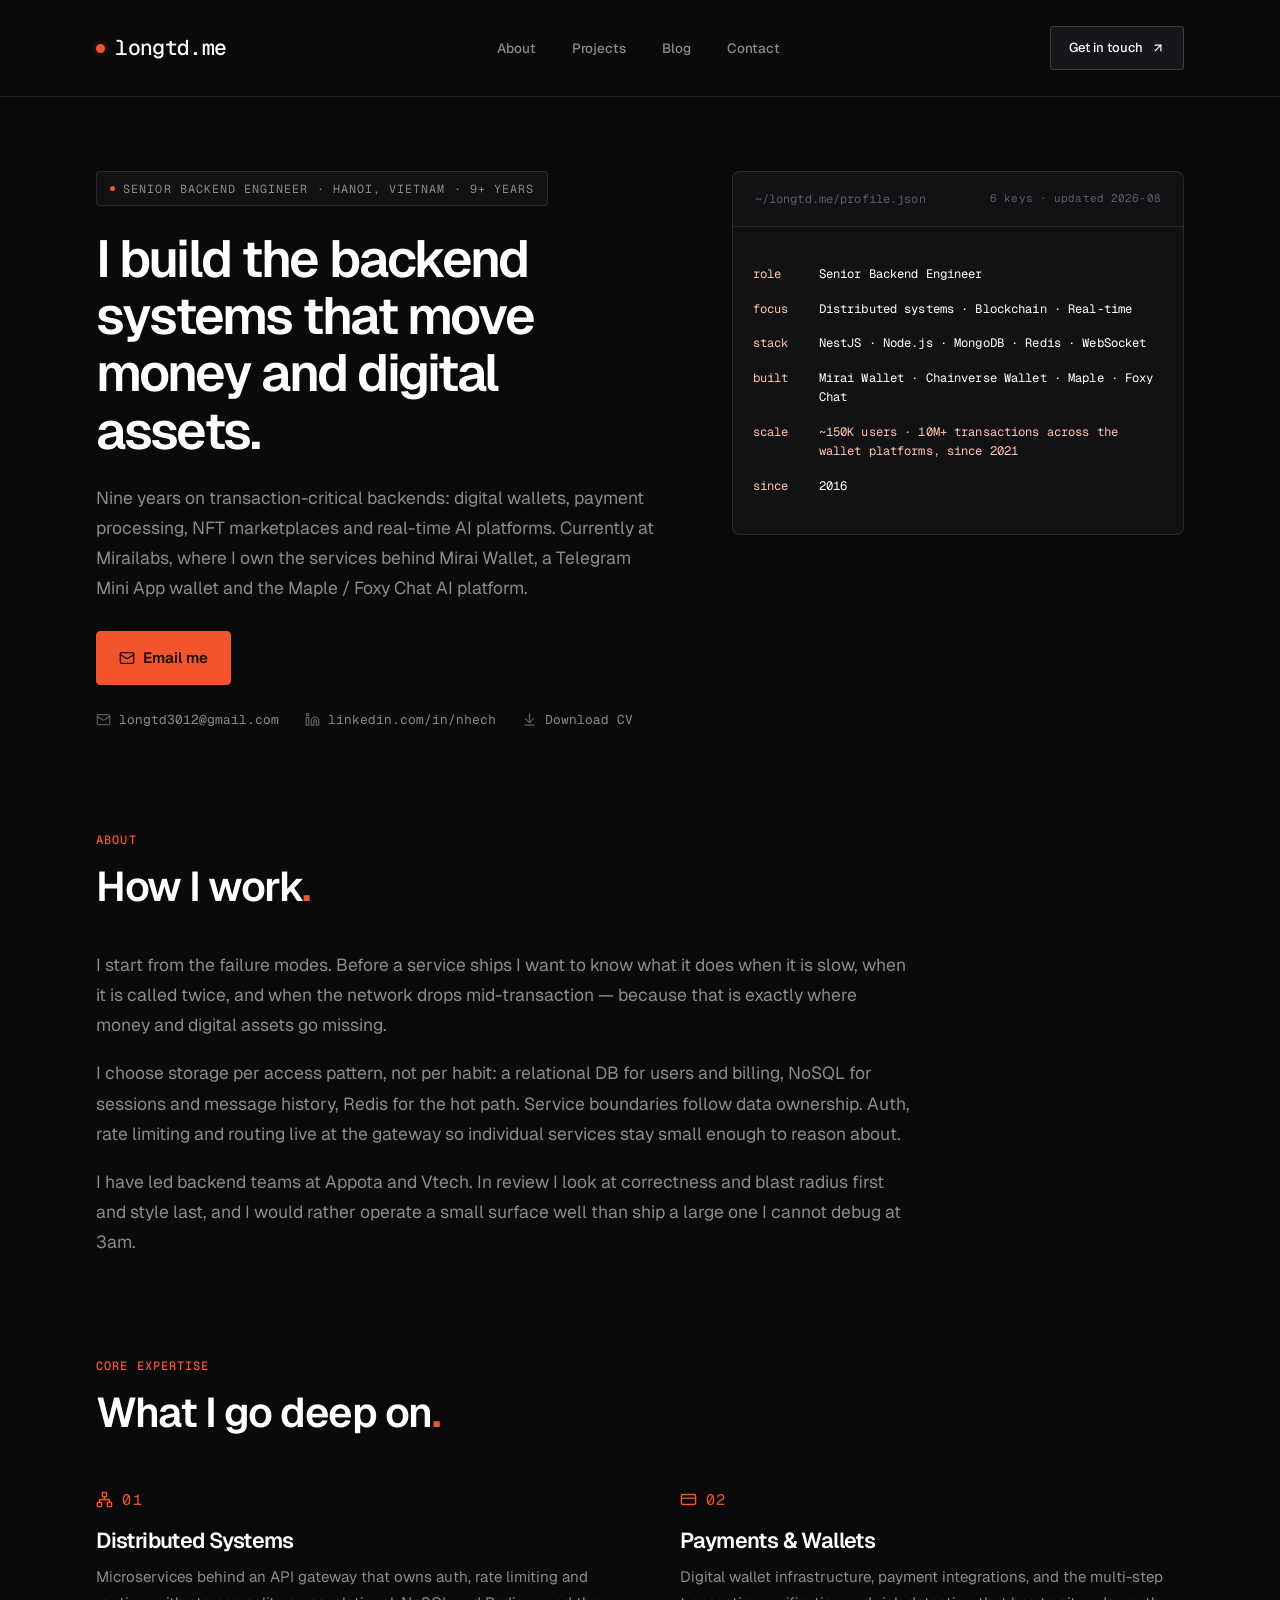
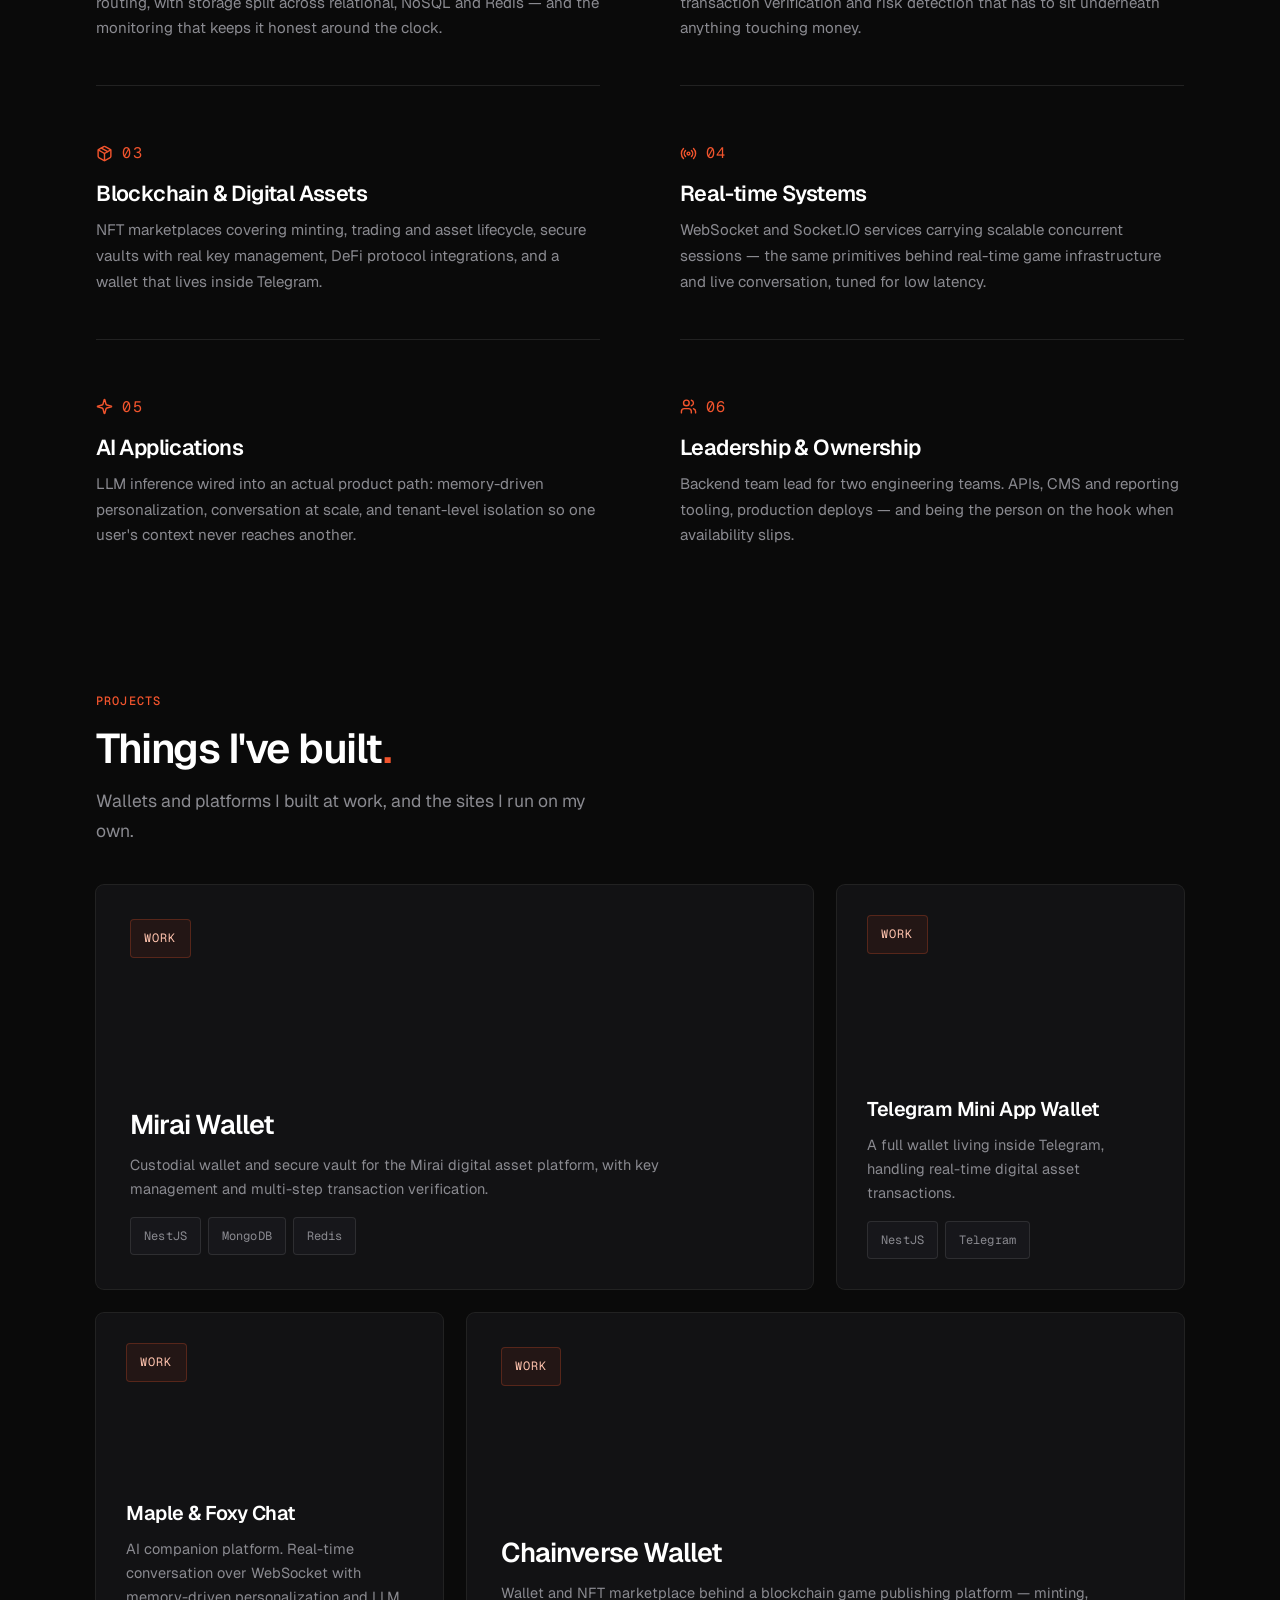
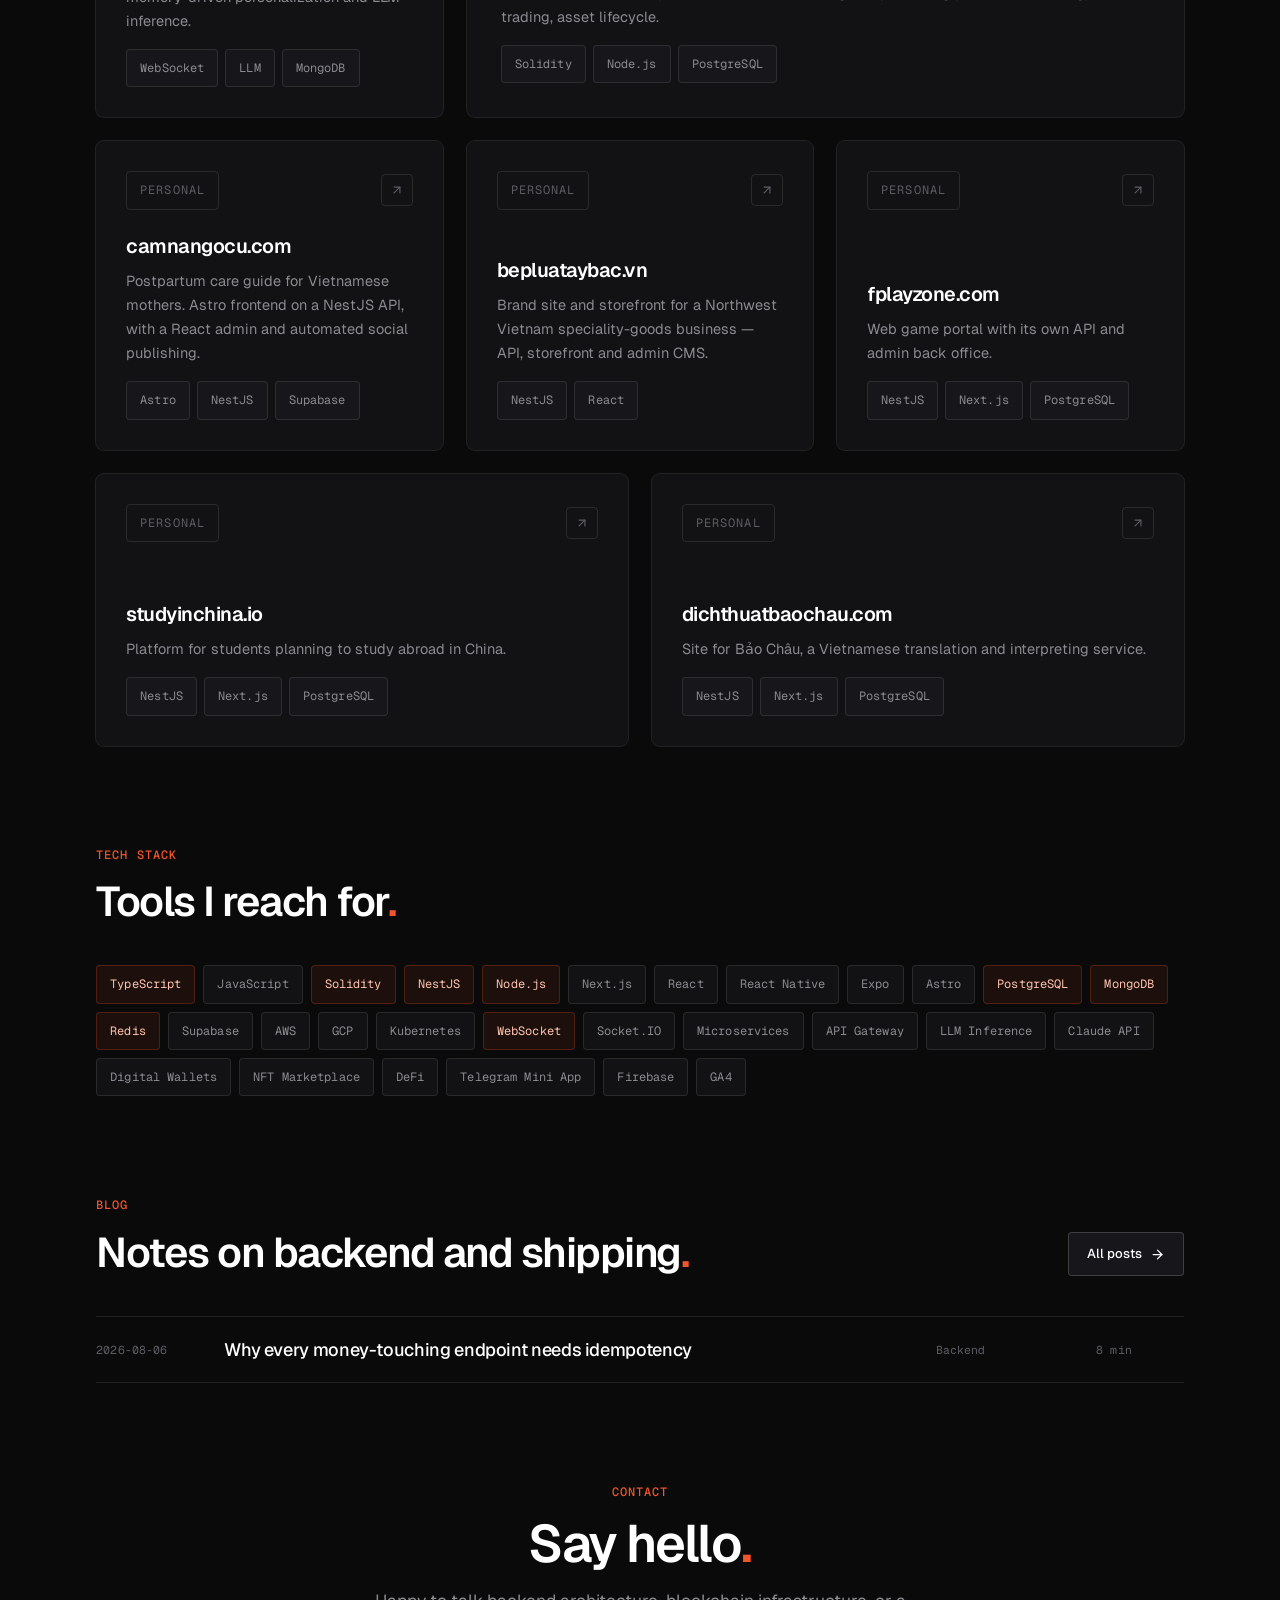
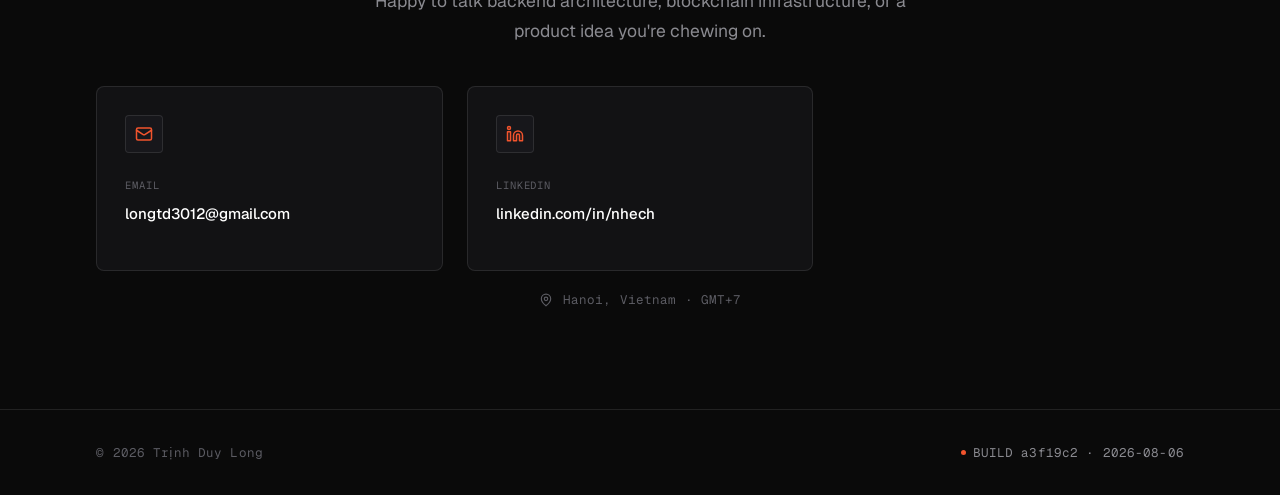
<file: index.html>
<!doctype html>
<html lang="en">
<head>
<meta charset="utf-8">
<meta name="viewport" content="width=device-width, initial-scale=1">
<title>Trịnh Duy Long — Backend Engineer</title>
<meta name="description" content="Backend engineer in Hanoi. Nine years building digital wallets, payment systems, NFT marketplaces and real-time AI platforms.">
<link rel="canonical" href="https://longtd.me/">
<meta property="og:type" content="profile">
<meta property="og:url" content="https://longtd.me/">
<meta property="og:title" content="Trịnh Duy Long — Backend Engineer">
<meta property="og:site_name" content="longtd.me">
<meta property="og:description" content="Backend engineer in Hanoi. Nine years building digital wallets, payment systems, NFT marketplaces and real-time AI platforms.">
<meta name="twitter:card" content="summary_large_image">
<meta name="theme-color" content="#0a0a0a">
<link rel="preconnect" href="https://fonts.googleapis.com">
<link rel="preconnect" href="https://fonts.gstatic.com" crossorigin>
<link href="https://fonts.googleapis.com/css2?family=Geist:wght@400;500;600&family=Geist+Mono:wght@400;500;600&display=swap" rel="stylesheet">
<link rel="stylesheet" href="/styles.css">
<script type="application/ld+json">
{"@context":"https://schema.org","@type":"Person","name":"Trịnh Duy Long","jobTitle":"Senior Backend Engineer","email":"mailto:longtd3012@gmail.com","url":"https://longtd.me","address":{"@type":"PostalAddress","addressLocality":"Hanoi","addressCountry":"VN"},"sameAs":["https://linkedin.com/in/nhech"],"knowsAbout":["Distributed Systems","Payments","Digital Wallets","Blockchain","Real-time Systems","AI Applications"]}
</script>
</head>
<body>

<svg width="0" height="0" style="position:absolute" aria-hidden="true"><defs>
<g id="i-mail" fill="none" stroke="currentColor" stroke-width="2" stroke-linecap="round" stroke-linejoin="round"><rect width="20" height="16" x="2" y="4" rx="2"/><path d="m22 7-8.97 5.7a1.94 1.94 0 0 1-2.06 0L2 7"/></g>
<g id="i-linkedin" fill="none" stroke="currentColor" stroke-width="2" stroke-linecap="round" stroke-linejoin="round"><path d="M16 8a6 6 0 0 1 6 6v7h-4v-7a2 2 0 0 0-4 0v7h-4v-7a6 6 0 0 1 6-6z"/><rect width="4" height="12" x="2" y="9"/><circle cx="4" cy="4" r="2"/></g>
<g id="i-download" fill="none" stroke="currentColor" stroke-width="2" stroke-linecap="round" stroke-linejoin="round"><path d="M12 17V3"/><path d="m6 11 6 6 6-6"/><path d="M19 21H5"/></g>
<g id="i-ur" fill="none" stroke="currentColor" stroke-width="2" stroke-linecap="round" stroke-linejoin="round"><path d="M7 7h10v10"/><path d="M7 17 17 7"/></g>
<g id="i-right" fill="none" stroke="currentColor" stroke-width="2" stroke-linecap="round" stroke-linejoin="round"><path d="M5 12h14"/><path d="m12 5 7 7-7 7"/></g>
<g id="i-menu" fill="none" stroke="currentColor" stroke-width="2" stroke-linecap="round" stroke-linejoin="round"><path d="M4 6h16"/><path d="M4 12h16"/><path d="M4 18h16"/></g>
<g id="i-network" fill="none" stroke="currentColor" stroke-width="2" stroke-linecap="round" stroke-linejoin="round"><rect x="16" y="16" width="6" height="6" rx="1"/><rect x="2" y="16" width="6" height="6" rx="1"/><rect x="9" y="2" width="6" height="6" rx="1"/><path d="M5 16v-3a1 1 0 0 1 1-1h12a1 1 0 0 1 1 1v3"/><path d="M12 12V8"/></g>
<g id="i-card" fill="none" stroke="currentColor" stroke-width="2" stroke-linecap="round" stroke-linejoin="round"><rect width="20" height="14" x="2" y="5" rx="2"/><path d="M2 10h20"/></g>
<g id="i-package" fill="none" stroke="currentColor" stroke-width="2" stroke-linecap="round" stroke-linejoin="round"><path d="m7.5 4.27 9 5.15"/><path d="M21 8a2 2 0 0 0-1-1.73l-7-4a2 2 0 0 0-2 0l-7 4A2 2 0 0 0 3 8v8a2 2 0 0 0 1 1.73l7 4a2 2 0 0 0 2 0l7-4A2 2 0 0 0 21 16Z"/><path d="m3.3 7 8.7 5 8.7-5"/><path d="M12 22V12"/></g>
<g id="i-radio" fill="none" stroke="currentColor" stroke-width="2" stroke-linecap="round" stroke-linejoin="round"><path d="M4.9 19.1C1 15.2 1 8.8 4.9 4.9"/><path d="M7.8 16.2c-2.3-2.3-2.3-6.1 0-8.5"/><circle cx="12" cy="12" r="2"/><path d="M16.2 7.8c2.3 2.3 2.3 6.1 0 8.5"/><path d="M19.1 4.9C23 8.8 23 15.1 19.1 19"/></g>
<g id="i-sparkles" fill="none" stroke="currentColor" stroke-width="2" stroke-linecap="round" stroke-linejoin="round"><path d="M9.94 15.5A2 2 0 0 0 8.5 14.06l-6.14-1.58a.5.5 0 0 1 0-.96L8.5 9.94A2 2 0 0 0 9.94 8.5l1.58-6.14a.5.5 0 0 1 .96 0L14.06 8.5A2 2 0 0 0 15.5 9.94l6.14 1.58a.5.5 0 0 1 0 .96L15.5 14.06a2 2 0 0 0-1.44 1.44l-1.58 6.14a.5.5 0 0 1-.96 0Z"/></g>
<g id="i-users" fill="none" stroke="currentColor" stroke-width="2" stroke-linecap="round" stroke-linejoin="round"><path d="M16 21v-2a4 4 0 0 0-4-4H6a4 4 0 0 0-4 4v2"/><circle cx="9" cy="7" r="4"/><path d="M22 21v-2a4 4 0 0 0-3-3.87"/><path d="M16 3.13a4 4 0 0 1 0 7.75"/></g>
<g id="i-pin" fill="none" stroke="currentColor" stroke-width="2" stroke-linecap="round" stroke-linejoin="round"><path d="M20 10c0 6-8 12-8 12s-8-6-8-12a8 8 0 0 1 16 0"/><circle cx="12" cy="10" r="3"/></g>
</defs></svg>

<header class="site-header">
  <div class="container">
    <nav class="nav" aria-label="Primary">
      <a class="brand" href="/">longtd.me</a>
      <div class="nav__links">
        <a href="#about">About</a>
        <a href="#projects">Projects</a>
        <a href="/blog.html">Blog</a>
        <a href="#contact">Contact</a>
      </div>
      <a class="btn--sm nav__cta" href="mailto:longtd3012@gmail.com">Get in touch <svg width="14" height="14" viewBox="0 0 24 24"><use href="#i-ur"/></svg></a>
      <button class="nav__toggle" type="button" aria-expanded="false" aria-controls="menu">
        <span class="visually-hidden">Menu</span>
        <svg width="17" height="17" viewBox="0 0 24 24" aria-hidden="true"><use href="#i-menu"/></svg>
      </button>
    </nav>
    <div class="nav__sheet" id="menu">
      <a href="#about">About</a><a href="#projects">Projects</a><a href="/blog.html">Blog</a><a href="#contact">Contact</a>
    </div>
  </div>
</header>

<main>

<section class="hero">
  <div class="container">
    <div class="hero__grid">
    <div class="hero__inner">
      <p class="badge">SENIOR BACKEND ENGINEER · HANOI, VIETNAM · 9+ YEARS</p>
      <h1 class="hero__title">I build the backend systems that move money and digital assets.</h1>
      <p class="hero__bio">Nine years on transaction-critical backends: digital wallets, payment processing, NFT marketplaces and real-time AI platforms. Currently at Mirailabs, where I own the services behind Mirai Wallet, a Telegram Mini App wallet and the Maple / Foxy Chat AI platform.</p>
      <div class="hero__ctas">
        <a class="btn btn--primary" href="mailto:longtd3012@gmail.com"><svg width="16" height="16" viewBox="0 0 24 24"><use href="#i-mail"/></svg> Email me</a>
      </div>
      <div class="hero__links">
        <a href="mailto:longtd3012@gmail.com"><svg width="15" height="15" viewBox="0 0 24 24"><use href="#i-mail"/></svg> longtd3012@gmail.com</a>
        <a href="https://linkedin.com/in/nhech" target="_blank" rel="noopener"><svg width="15" height="15" viewBox="0 0 24 24"><use href="#i-linkedin"/></svg> linkedin.com/in/nhech</a>
        <a href="/cv.pdf"><svg width="15" height="15" viewBox="0 0 24 24"><use href="#i-download"/></svg> Download CV</a>
      </div>
    </div>

    <div class="terminal">
      <div class="terminal__chrome"><a class="terminal__file" href="/profile.json">~/longtd.me/profile.json</a><span class="terminal__meta">6 keys · updated 2026-08</span></div>
      <dl class="terminal__body">
        <div class="kv"><dt>role</dt><dd>Senior Backend Engineer</dd></div>
        <div class="kv"><dt>focus</dt><dd>Distributed systems · Blockchain · Real-time</dd></div>
        <div class="kv"><dt>stack</dt><dd>NestJS · Node.js · MongoDB · Redis · WebSocket</dd></div>
        <div class="kv"><dt>built</dt><dd>Mirai Wallet · Chainverse Wallet · Maple · Foxy Chat</dd></div>
        <div class="kv kv--scale"><dt>scale</dt><dd>~150K users · 10M+ transactions across the wallet platforms, since 2021</dd></div>
        <div class="kv"><dt>since</dt><dd>2016</dd></div>
      </dl>
    </div>
    </div>
  </div>
</section>

<section class="section" id="about">
  <div class="container">
    <div class="section__head">
      <p class="section__eyebrow">ABOUT</p>
      <h2 class="section__title">How I work<span class="tp">.</span></h2>
    </div>
    <div class="prose">
      <p>I start from the failure modes. Before a service ships I want to know what it does when it is slow, when it is called twice, and when the network drops mid-transaction — because that is exactly where money and digital assets go missing.</p>
      <p>I choose storage per access pattern, not per habit: a relational DB for users and billing, NoSQL for sessions and message history, Redis for the hot path. Service boundaries follow data ownership. Auth, rate limiting and routing live at the gateway so individual services stay small enough to reason about.</p>
      <p>I have led backend teams at Appota and Vtech. In review I look at correctness and blast radius first and style last, and I would rather operate a small surface well than ship a large one I cannot debug at 3am.</p>
    </div>
  </div>
</section>

<section class="section" id="expertise">
  <div class="container">
    <div class="section__head">
      <p class="section__eyebrow">CORE EXPERTISE</p>
      <h2 class="section__title">What I go deep on<span class="tp">.</span></h2>
    </div>
    <div class="expertise">
      <article class="expertise__item">
        <p class="marker"><svg width="17" height="17" viewBox="0 0 24 24"><use href="#i-network"/></svg> 01</p>
        <h3>Distributed Systems</h3>
        <p>Microservices behind an API gateway that owns auth, rate limiting and routing, with storage split across relational, NoSQL and Redis — and the monitoring that keeps it honest around the clock.</p>
      </article>
      <article class="expertise__item">
        <p class="marker"><svg width="17" height="17" viewBox="0 0 24 24"><use href="#i-card"/></svg> 02</p>
        <h3>Payments &amp; Wallets</h3>
        <p>Digital wallet infrastructure, payment integrations, and the multi-step transaction verification and risk detection that has to sit underneath anything touching money.</p>
      </article>
      <article class="expertise__item">
        <p class="marker"><svg width="17" height="17" viewBox="0 0 24 24"><use href="#i-package"/></svg> 03</p>
        <h3>Blockchain &amp; Digital Assets</h3>
        <p>NFT marketplaces covering minting, trading and asset lifecycle, secure vaults with real key management, DeFi protocol integrations, and a wallet that lives inside Telegram.</p>
      </article>
      <article class="expertise__item">
        <p class="marker"><svg width="17" height="17" viewBox="0 0 24 24"><use href="#i-radio"/></svg> 04</p>
        <h3>Real-time Systems</h3>
        <p>WebSocket and Socket.IO services carrying scalable concurrent sessions — the same primitives behind real-time game infrastructure and live conversation, tuned for low latency.</p>
      </article>
      <article class="expertise__item">
        <p class="marker"><svg width="17" height="17" viewBox="0 0 24 24"><use href="#i-sparkles"/></svg> 05</p>
        <h3>AI Applications</h3>
        <p>LLM inference wired into an actual product path: memory-driven personalization, conversation at scale, and tenant-level isolation so one user's context never reaches another.</p>
      </article>
      <article class="expertise__item">
        <p class="marker"><svg width="17" height="17" viewBox="0 0 24 24"><use href="#i-users"/></svg> 06</p>
        <h3>Leadership &amp; Ownership</h3>
        <p>Backend team lead for two engineering teams. APIs, CMS and reporting tooling, production deploys — and being the person on the hook when availability slips.</p>
      </article>
    </div>
  </div>
</section>

<section class="section" id="projects">
  <div class="container">
    <div class="section__head">
      <p class="section__eyebrow">PROJECTS</p>
      <h2 class="section__title">Things I've built<span class="tp">.</span></h2>
      <p class="section__sub">Wallets and platforms I built at work, and the sites I run on my own.</p>
    </div>
    <div class="bento">

      <article class="card card--lg card--tall">
        <div class="card__top"><span class="chip chip--work">WORK</span></div>
        <div class="card__body">
          <h3>Mirai Wallet</h3>
          <p>Custodial wallet and secure vault for the Mirai digital asset platform, with key management and multi-step transaction verification.</p>
          <div class="card__tech"><span class="chip chip--nested">NestJS</span><span class="chip chip--nested">MongoDB</span><span class="chip chip--nested">Redis</span></div>
        </div>
      </article>

      <article class="card card--tall">
        <div class="card__top"><span class="chip chip--work">WORK</span></div>
        <div class="card__body">
          <h3>Telegram Mini App Wallet</h3>
          <p>A full wallet living inside Telegram, handling real-time digital asset transactions.</p>
          <div class="card__tech"><span class="chip chip--nested">NestJS</span><span class="chip chip--nested">Telegram</span></div>
        </div>
      </article>

      <article class="card card--tall">
        <div class="card__top"><span class="chip chip--work">WORK</span></div>
        <div class="card__body">
          <h3>Maple &amp; Foxy Chat</h3>
          <p>AI companion platform. Real-time conversation over WebSocket with memory-driven personalization and LLM inference.</p>
          <div class="card__tech"><span class="chip chip--nested">WebSocket</span><span class="chip chip--nested">LLM</span><span class="chip chip--nested">MongoDB</span></div>
        </div>
      </article>

      <article class="card card--lg card--tall">
        <div class="card__top"><span class="chip chip--work">WORK</span></div>
        <div class="card__body">
          <h3>Chainverse Wallet</h3>
          <p>Wallet and NFT marketplace behind a blockchain game publishing platform — minting, trading, asset lifecycle.</p>
          <div class="card__tech"><span class="chip chip--nested">Solidity</span><span class="chip chip--nested">Node.js</span><span class="chip chip--nested">PostgreSQL</span></div>
        </div>
      </article>

      <a class="card" href="https://camnangocu.com" target="_blank" rel="noopener">
        <div class="card__top"><span class="chip chip--ghost">PERSONAL</span><span class="icon-btn"><svg width="14" height="14" viewBox="0 0 24 24"><use href="#i-ur"/></svg></span></div>
        <div class="card__body">
          <h3>camnangocu.com</h3>
          <p>Postpartum care guide for Vietnamese mothers. Astro frontend on a NestJS API, with a React admin and automated social publishing.</p>
          <div class="card__tech"><span class="chip chip--nested">Astro</span><span class="chip chip--nested">NestJS</span><span class="chip chip--nested">Supabase</span></div>
        </div>
      </a>

      <a class="card" href="https://bepluataybac.vn" target="_blank" rel="noopener">
        <div class="card__top"><span class="chip chip--ghost">PERSONAL</span><span class="icon-btn"><svg width="14" height="14" viewBox="0 0 24 24"><use href="#i-ur"/></svg></span></div>
        <div class="card__body">
          <h3>bepluataybac.vn</h3>
          <p>Brand site and storefront for a Northwest Vietnam speciality-goods business — API, storefront and admin CMS.</p>
          <div class="card__tech"><span class="chip chip--nested">NestJS</span><span class="chip chip--nested">React</span></div>
        </div>
      </a>

      <a class="card" href="https://fplayzone.com" target="_blank" rel="noopener">
        <div class="card__top"><span class="chip chip--ghost">PERSONAL</span><span class="icon-btn"><svg width="14" height="14" viewBox="0 0 24 24"><use href="#i-ur"/></svg></span></div>
        <div class="card__body">
          <h3>fplayzone.com</h3>
          <p>Web game portal with its own API and admin back office.</p>
          <div class="card__tech"><span class="chip chip--nested">NestJS</span><span class="chip chip--nested">Next.js</span><span class="chip chip--nested">PostgreSQL</span></div>
        </div>
      </a>

      <a class="card card--half" href="https://studyinchina.io" target="_blank" rel="noopener">
        <div class="card__top"><span class="chip chip--ghost">PERSONAL</span><span class="icon-btn"><svg width="14" height="14" viewBox="0 0 24 24"><use href="#i-ur"/></svg></span></div>
        <div class="card__body">
          <h3>studyinchina.io</h3>
          <p>Platform for students planning to study abroad in China.</p>
          <div class="card__tech"><span class="chip chip--nested">NestJS</span><span class="chip chip--nested">Next.js</span><span class="chip chip--nested">PostgreSQL</span></div>
        </div>
      </a>

      <a class="card card--half" href="https://dichthuatbaochau.com" target="_blank" rel="noopener">
        <div class="card__top"><span class="chip chip--ghost">PERSONAL</span><span class="icon-btn"><svg width="14" height="14" viewBox="0 0 24 24"><use href="#i-ur"/></svg></span></div>
        <div class="card__body">
          <h3>dichthuatbaochau.com</h3>
          <p>Site for Bảo Châu, a Vietnamese translation and interpreting service.</p>
          <div class="card__tech"><span class="chip chip--nested">NestJS</span><span class="chip chip--nested">Next.js</span><span class="chip chip--nested">PostgreSQL</span></div>
        </div>
      </a>

    </div>
  </div>
</section>

<section class="section" id="stack">
  <div class="container">
    <div class="section__head">
      <p class="section__eyebrow">TECH STACK</p>
      <h2 class="section__title">Tools I reach for<span class="tp">.</span></h2>
    </div>
    <ul class="cloud">
      <li class="chip chip--core">TypeScript</li><li class="chip">JavaScript</li><li class="chip chip--core">Solidity</li><li class="chip chip--core">NestJS</li><li class="chip chip--core">Node.js</li><li class="chip">Next.js</li><li class="chip">React</li><li class="chip">React Native</li><li class="chip">Expo</li><li class="chip">Astro</li><li class="chip chip--core">PostgreSQL</li><li class="chip chip--core">MongoDB</li><li class="chip chip--core">Redis</li><li class="chip">Supabase</li><li class="chip">AWS</li><li class="chip">GCP</li><li class="chip">Kubernetes</li><li class="chip chip--core">WebSocket</li><li class="chip">Socket.IO</li><li class="chip">Microservices</li><li class="chip">API Gateway</li><li class="chip">LLM Inference</li><li class="chip">Claude API</li><li class="chip">Digital Wallets</li><li class="chip">NFT Marketplace</li><li class="chip">DeFi</li><li class="chip">Telegram Mini App</li><li class="chip">Firebase</li><li class="chip">GA4</li>
    </ul>
  </div>
</section>

<section class="section" id="blog">
  <div class="container">
    <div class="section__head section__head--row">
      <div>
        <p class="section__eyebrow">BLOG</p>
        <h2 class="section__title">Notes on backend and shipping<span class="tp">.</span></h2>
      </div>
      <a class="btn--sm" href="/blog.html">All posts <svg width="15" height="15" viewBox="0 0 24 24"><use href="#i-right"/></svg></a>
    </div>
    <div class="ledger">
      <a class="ledger__row" href="/blog/idempotency.html">
        <time datetime="2026-08-06">2026-08-06</time>
        <span class="ledger__title">Why every money-touching endpoint needs idempotency</span>
        <span class="ledger__tag">Backend</span>
        <span class="ledger__read">8 min</span>
        <svg class="ledger__arrow" width="14" height="14" viewBox="0 0 24 24"><use href="#i-right"/></svg>
      </a>
    </div>
  </div>
</section>

<section class="section contact" id="contact">
  <div class="container">
    <div class="section__head">
      <p class="section__eyebrow">CONTACT</p>
      <h2 class="section__title">Say hello<span class="tp">.</span></h2>
      <p class="section__sub">Happy to talk backend architecture, blockchain infrastructure, or a product idea you're chewing on.</p>
    </div>
    <div class="contact-grid">
      <a class="contact-card" href="mailto:longtd3012@gmail.com">
        <span class="ico"><svg width="18" height="18" viewBox="0 0 24 24"><use href="#i-mail"/></svg></span>
        <dl><dt>EMAIL</dt><dd>longtd3012@gmail.com</dd></dl>
      </a>
      <a class="contact-card" href="https://linkedin.com/in/nhech" target="_blank" rel="noopener">
        <span class="ico"><svg width="18" height="18" viewBox="0 0 24 24"><use href="#i-linkedin"/></svg></span>
        <dl><dt>LINKEDIN</dt><dd>linkedin.com/in/nhech</dd></dl>
      </a>
    </div>
    <p class="location"><svg width="14" height="14" viewBox="0 0 24 24"><use href="#i-pin"/></svg> Hanoi, Vietnam · GMT+7</p>
  </div>
</section>

</main>

<footer class="site-footer">
  <div class="container"><span>© 2026 Trịnh Duy Long</span><b>BUILD a3f19c2 · 2026-08-06</b></div>
</footer>

<script src="/script.js" defer></script>
</body>
</html>
</file>
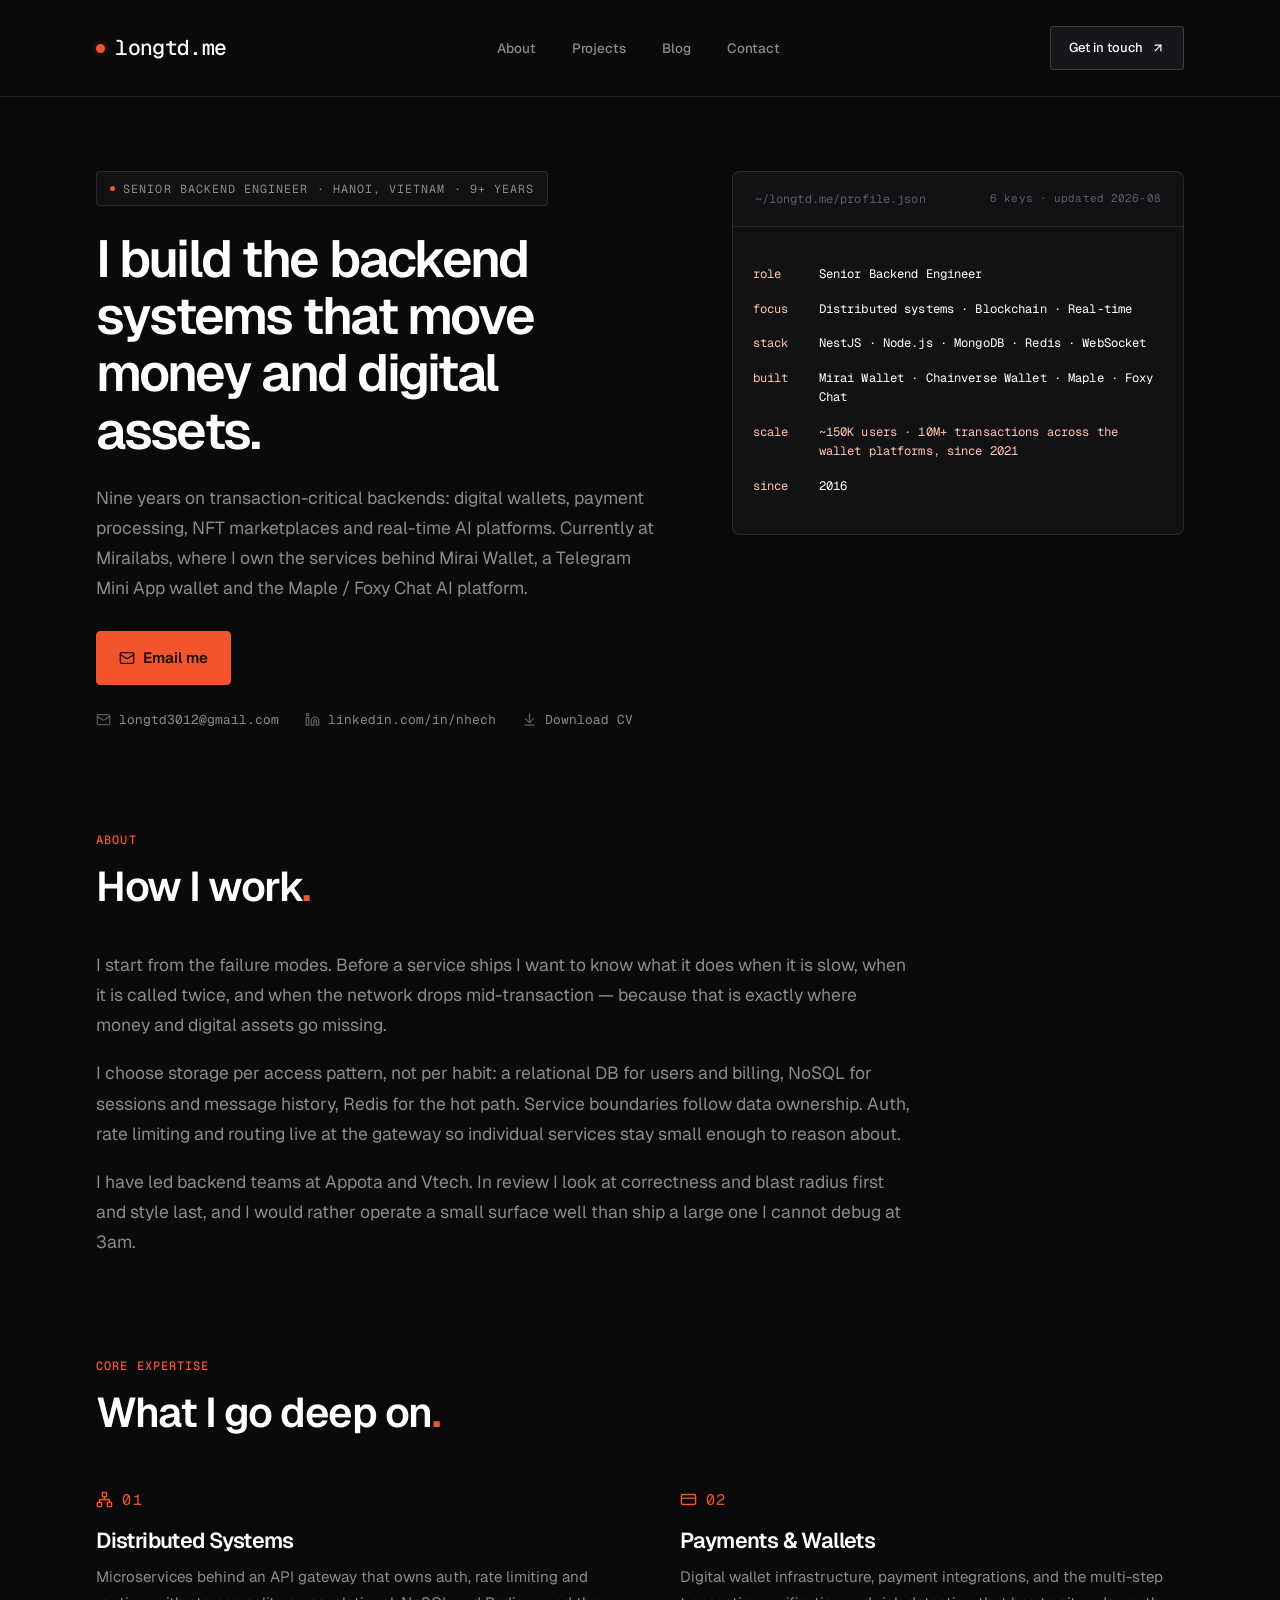
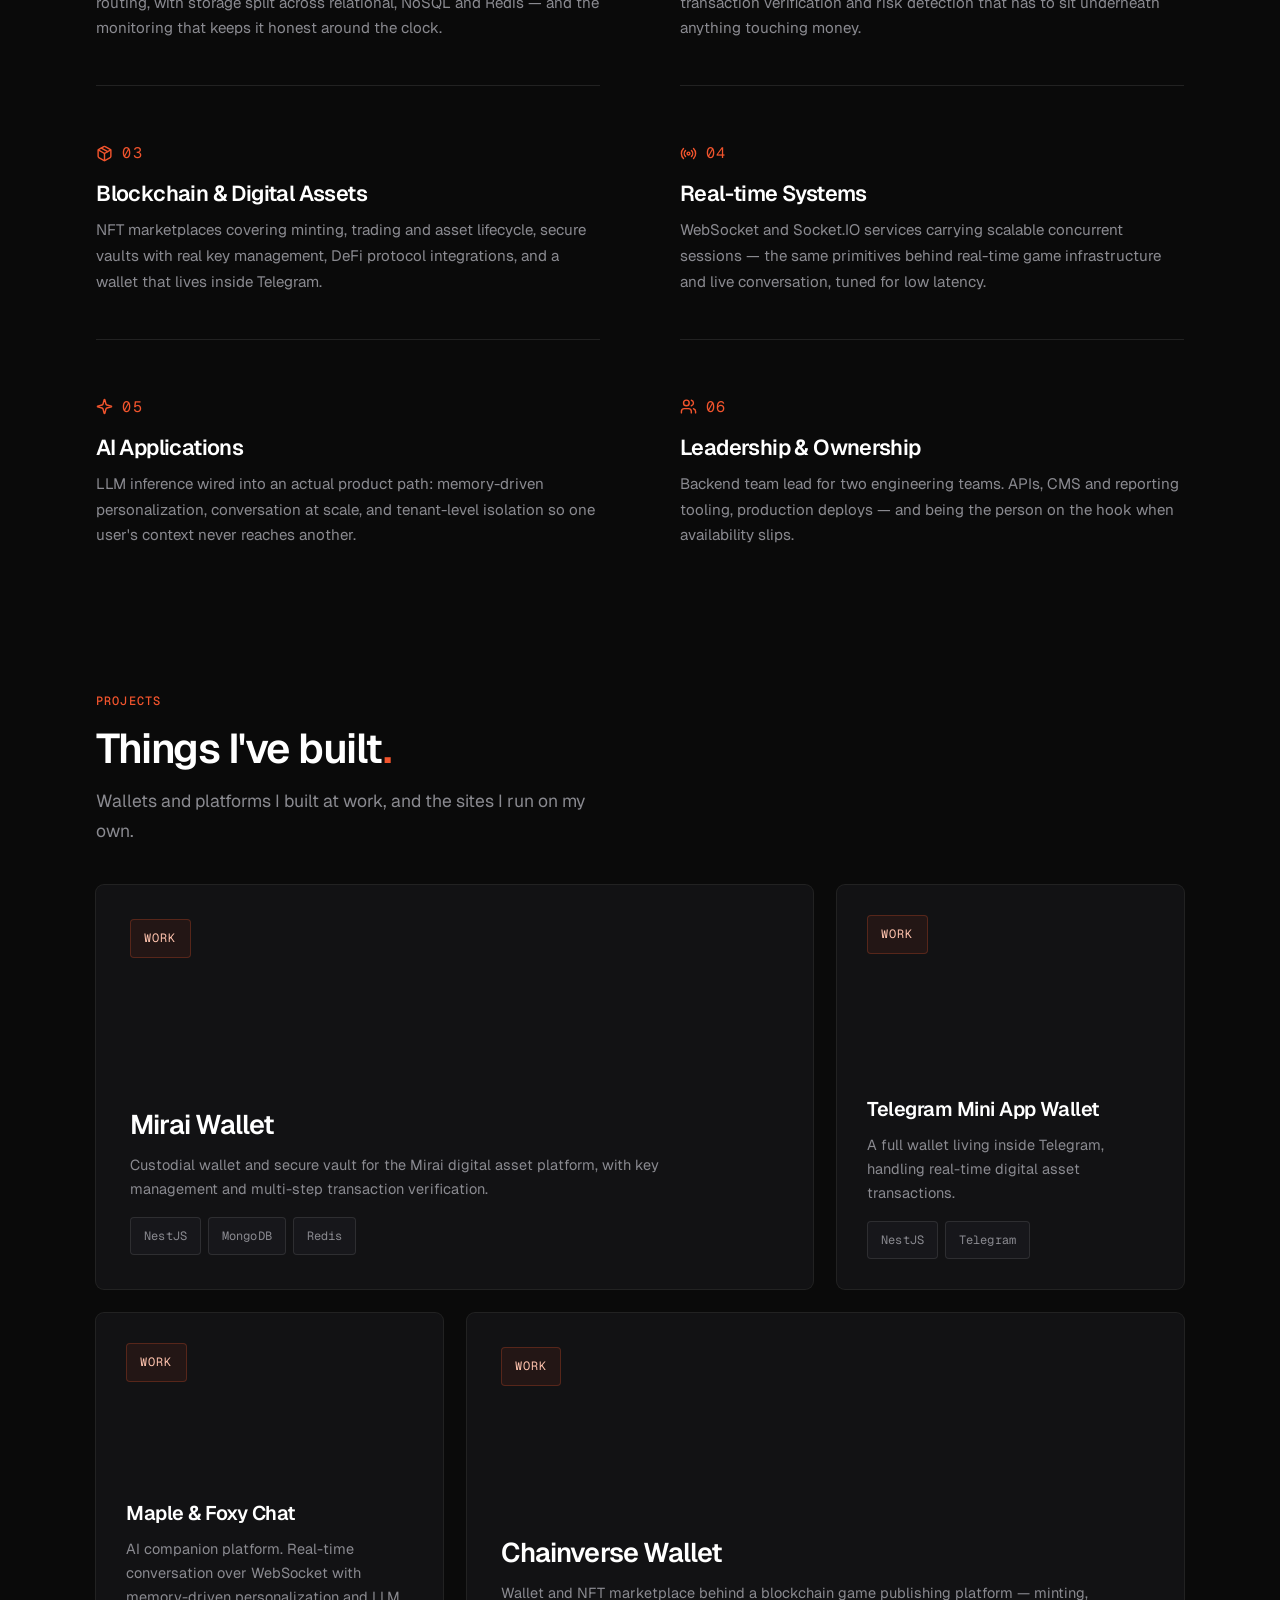
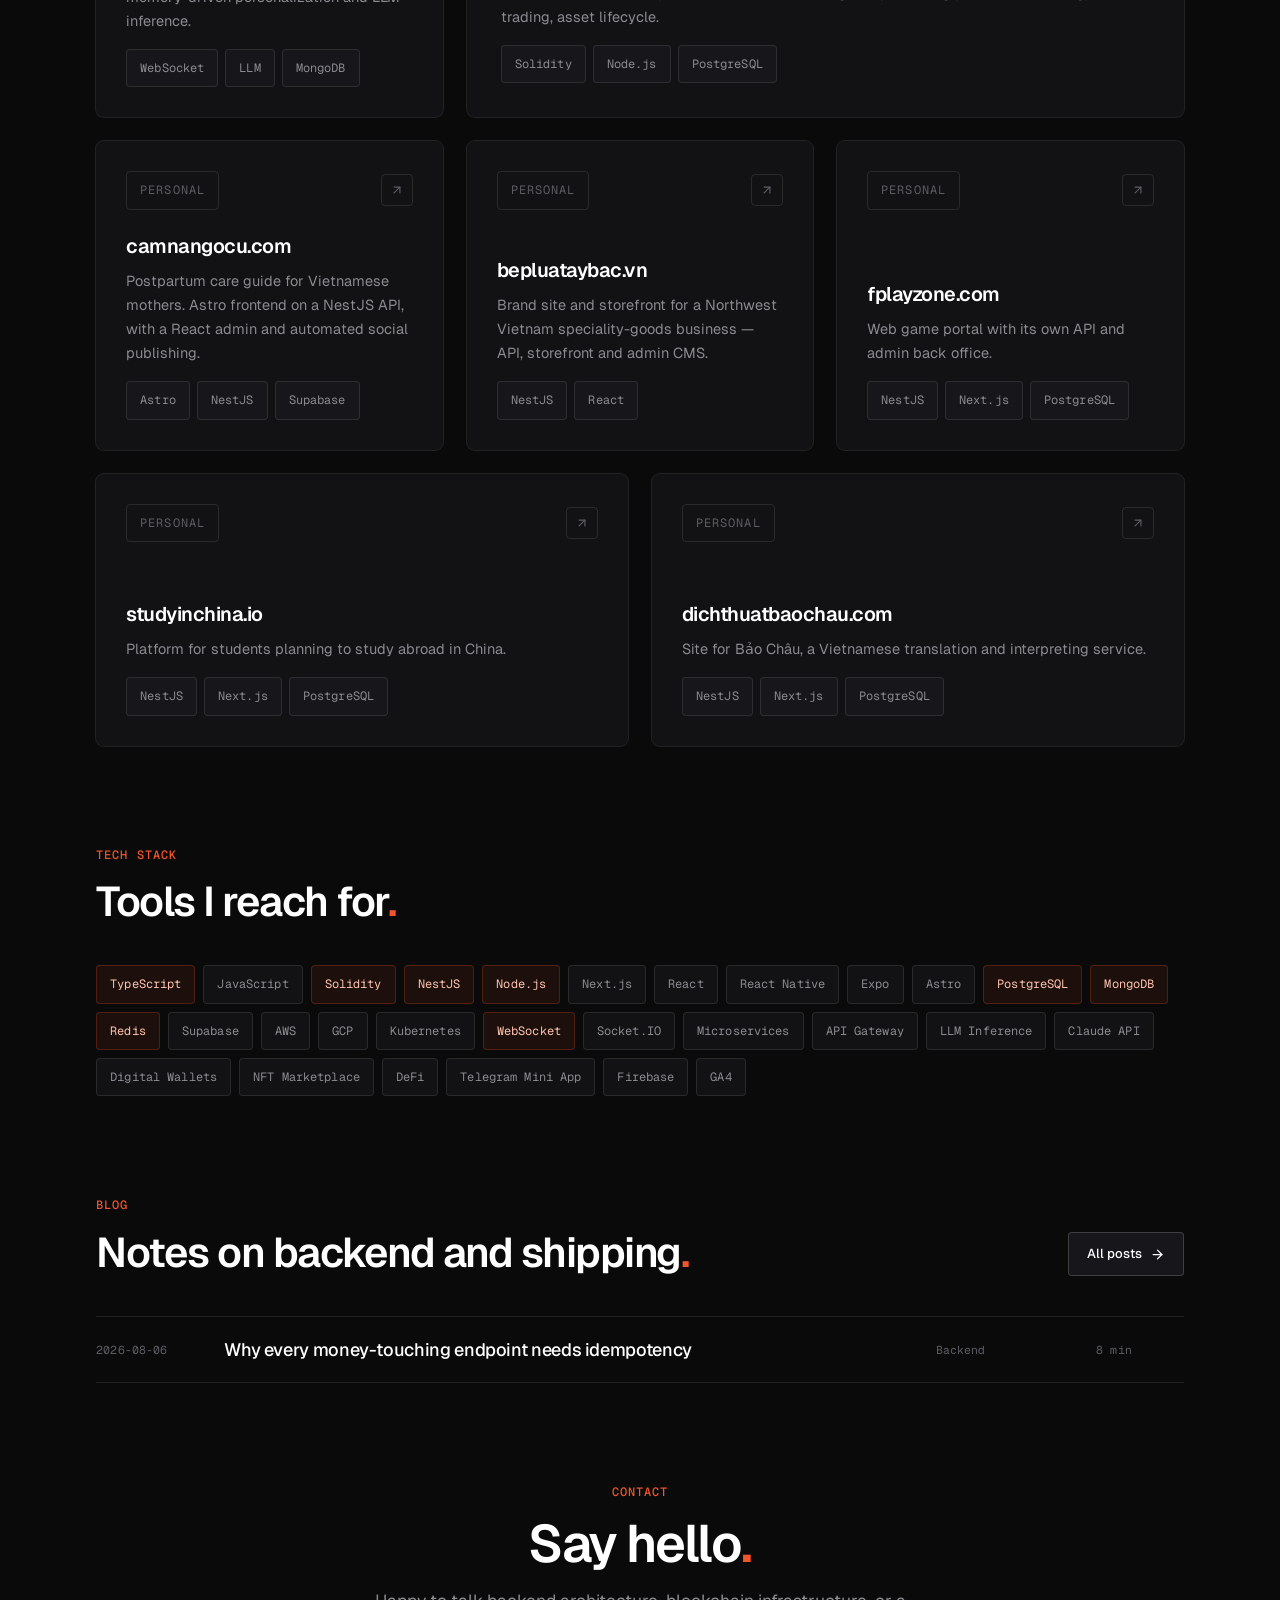
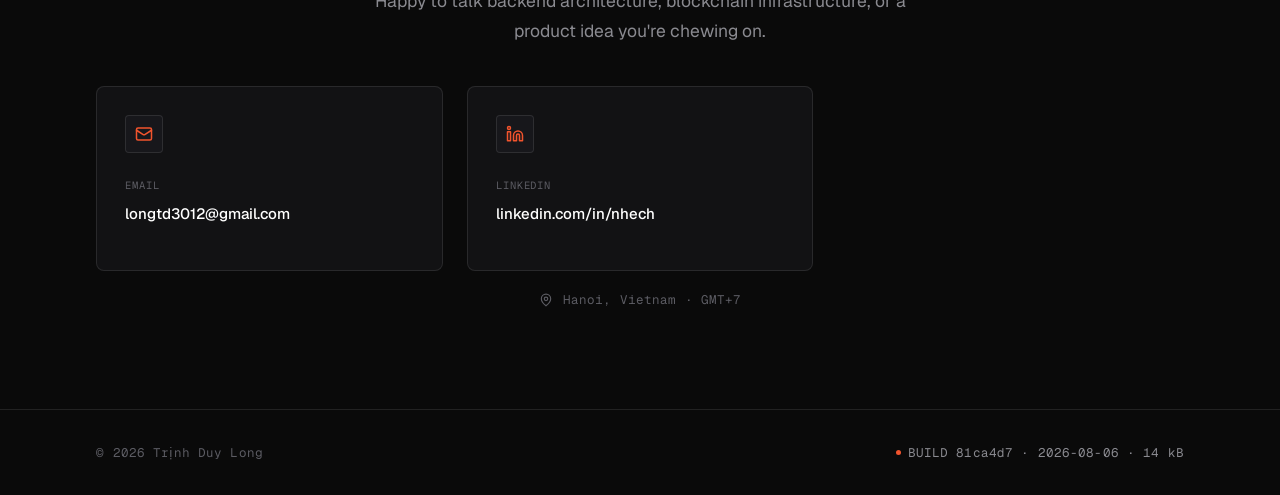
<file: docs/index.html>
<!doctype html>
<html lang="en">
<head>
<meta charset="utf-8">
<meta name="viewport" content="width=device-width, initial-scale=1">
<title>Trịnh Duy Long — Backend Engineer</title>
<meta name="description" content="Backend engineer in Hanoi. Nine years building digital wallets, payment systems, NFT marketplaces and real-time AI platforms.">
<link rel="canonical" href="https://longtd.me/">
<meta property="og:type" content="profile">
<meta property="og:url" content="https://longtd.me/">
<meta property="og:title" content="Trịnh Duy Long — Backend Engineer">
<meta property="og:site_name" content="longtd.me">
<meta property="og:description" content="Backend engineer in Hanoi. Nine years building digital wallets, payment systems, NFT marketplaces and real-time AI platforms.">
<meta name="twitter:card" content="summary_large_image">
<meta name="theme-color" content="#0a0a0a">
<link rel="preconnect" href="https://fonts.googleapis.com">
<link rel="preconnect" href="https://fonts.gstatic.com" crossorigin>
<link href="https://fonts.googleapis.com/css2?family=Geist:wght@400;500;600&family=Geist+Mono:wght@400;500;600&display=swap" rel="stylesheet">
<link rel="stylesheet" href="/styles.css">
<script type="application/ld+json">
{"@context":"https://schema.org","@type":"Person","name":"Trịnh Duy Long","jobTitle":"Senior Backend Engineer","email":"mailto:longtd3012@gmail.com","url":"https://longtd.me","address":{"@type":"PostalAddress","addressLocality":"Hanoi","addressCountry":"VN"},"sameAs":["https://linkedin.com/in/nhech"],"knowsAbout":["Distributed Systems","Payments","Digital Wallets","Blockchain","Real-time Systems","AI Applications"]}
</script>
</head>
<body>

<svg width="0" height="0" style="position:absolute" aria-hidden="true"><defs>
<g id="i-mail" fill="none" stroke="currentColor" stroke-width="2" stroke-linecap="round" stroke-linejoin="round"><rect width="20" height="16" x="2" y="4" rx="2"/><path d="m22 7-8.97 5.7a1.94 1.94 0 0 1-2.06 0L2 7"/></g>
<g id="i-linkedin" fill="none" stroke="currentColor" stroke-width="2" stroke-linecap="round" stroke-linejoin="round"><path d="M16 8a6 6 0 0 1 6 6v7h-4v-7a2 2 0 0 0-4 0v7h-4v-7a6 6 0 0 1 6-6z"/><rect width="4" height="12" x="2" y="9"/><circle cx="4" cy="4" r="2"/></g>
<g id="i-download" fill="none" stroke="currentColor" stroke-width="2" stroke-linecap="round" stroke-linejoin="round"><path d="M12 17V3"/><path d="m6 11 6 6 6-6"/><path d="M19 21H5"/></g>
<g id="i-ur" fill="none" stroke="currentColor" stroke-width="2" stroke-linecap="round" stroke-linejoin="round"><path d="M7 7h10v10"/><path d="M7 17 17 7"/></g>
<g id="i-right" fill="none" stroke="currentColor" stroke-width="2" stroke-linecap="round" stroke-linejoin="round"><path d="M5 12h14"/><path d="m12 5 7 7-7 7"/></g>
<g id="i-menu" fill="none" stroke="currentColor" stroke-width="2" stroke-linecap="round" stroke-linejoin="round"><path d="M4 6h16"/><path d="M4 12h16"/><path d="M4 18h16"/></g>
<g id="i-network" fill="none" stroke="currentColor" stroke-width="2" stroke-linecap="round" stroke-linejoin="round"><rect x="16" y="16" width="6" height="6" rx="1"/><rect x="2" y="16" width="6" height="6" rx="1"/><rect x="9" y="2" width="6" height="6" rx="1"/><path d="M5 16v-3a1 1 0 0 1 1-1h12a1 1 0 0 1 1 1v3"/><path d="M12 12V8"/></g>
<g id="i-card" fill="none" stroke="currentColor" stroke-width="2" stroke-linecap="round" stroke-linejoin="round"><rect width="20" height="14" x="2" y="5" rx="2"/><path d="M2 10h20"/></g>
<g id="i-package" fill="none" stroke="currentColor" stroke-width="2" stroke-linecap="round" stroke-linejoin="round"><path d="m7.5 4.27 9 5.15"/><path d="M21 8a2 2 0 0 0-1-1.73l-7-4a2 2 0 0 0-2 0l-7 4A2 2 0 0 0 3 8v8a2 2 0 0 0 1 1.73l7 4a2 2 0 0 0 2 0l7-4A2 2 0 0 0 21 16Z"/><path d="m3.3 7 8.7 5 8.7-5"/><path d="M12 22V12"/></g>
<g id="i-radio" fill="none" stroke="currentColor" stroke-width="2" stroke-linecap="round" stroke-linejoin="round"><path d="M4.9 19.1C1 15.2 1 8.8 4.9 4.9"/><path d="M7.8 16.2c-2.3-2.3-2.3-6.1 0-8.5"/><circle cx="12" cy="12" r="2"/><path d="M16.2 7.8c2.3 2.3 2.3 6.1 0 8.5"/><path d="M19.1 4.9C23 8.8 23 15.1 19.1 19"/></g>
<g id="i-sparkles" fill="none" stroke="currentColor" stroke-width="2" stroke-linecap="round" stroke-linejoin="round"><path d="M9.94 15.5A2 2 0 0 0 8.5 14.06l-6.14-1.58a.5.5 0 0 1 0-.96L8.5 9.94A2 2 0 0 0 9.94 8.5l1.58-6.14a.5.5 0 0 1 .96 0L14.06 8.5A2 2 0 0 0 15.5 9.94l6.14 1.58a.5.5 0 0 1 0 .96L15.5 14.06a2 2 0 0 0-1.44 1.44l-1.58 6.14a.5.5 0 0 1-.96 0Z"/></g>
<g id="i-users" fill="none" stroke="currentColor" stroke-width="2" stroke-linecap="round" stroke-linejoin="round"><path d="M16 21v-2a4 4 0 0 0-4-4H6a4 4 0 0 0-4 4v2"/><circle cx="9" cy="7" r="4"/><path d="M22 21v-2a4 4 0 0 0-3-3.87"/><path d="M16 3.13a4 4 0 0 1 0 7.75"/></g>
<g id="i-pin" fill="none" stroke="currentColor" stroke-width="2" stroke-linecap="round" stroke-linejoin="round"><path d="M20 10c0 6-8 12-8 12s-8-6-8-12a8 8 0 0 1 16 0"/><circle cx="12" cy="10" r="3"/></g>
</defs></svg>

<header class="site-header">
  <div class="container">
    <nav class="nav" aria-label="Primary">
      <a class="brand" href="/">longtd.me</a>
      <div class="nav__links">
        <a href="#about">About</a>
        <a href="#projects">Projects</a>
        <a href="/blog.html">Blog</a>
        <a href="#contact">Contact</a>
      </div>
      <a class="btn--sm nav__cta" href="mailto:longtd3012@gmail.com">Get in touch <svg width="14" height="14" viewBox="0 0 24 24"><use href="#i-ur"/></svg></a>
      <button class="nav__toggle" type="button" aria-expanded="false" aria-controls="menu">
        <span class="visually-hidden">Menu</span>
        <svg width="17" height="17" viewBox="0 0 24 24" aria-hidden="true"><use href="#i-menu"/></svg>
      </button>
    </nav>
    <div class="nav__sheet" id="menu">
      <a href="#about">About</a><a href="#projects">Projects</a><a href="/blog.html">Blog</a><a href="#contact">Contact</a>
    </div>
  </div>
</header>

<main>

<section class="hero">
  <div class="container">
    <div class="hero__grid">
    <div class="hero__inner">
      <p class="badge">SENIOR BACKEND ENGINEER · HANOI, VIETNAM · 9+ YEARS</p>
      <h1 class="hero__title">I build the backend systems that move money and digital assets.</h1>
      <p class="hero__bio">Nine years on transaction-critical backends: digital wallets, payment processing, NFT marketplaces and real-time AI platforms. Currently at Mirailabs, where I own the services behind Mirai Wallet, a Telegram Mini App wallet and the Maple / Foxy Chat AI platform.</p>
      <div class="hero__ctas">
        <a class="btn btn--primary" href="mailto:longtd3012@gmail.com"><svg width="16" height="16" viewBox="0 0 24 24"><use href="#i-mail"/></svg> Email me</a>
      </div>
      <div class="hero__links">
        <a href="mailto:longtd3012@gmail.com"><svg width="15" height="15" viewBox="0 0 24 24"><use href="#i-mail"/></svg> longtd3012@gmail.com</a>
        <a href="https://linkedin.com/in/nhech" target="_blank" rel="noopener"><svg width="15" height="15" viewBox="0 0 24 24"><use href="#i-linkedin"/></svg> linkedin.com/in/nhech</a>
        <a href="/cv.pdf"><svg width="15" height="15" viewBox="0 0 24 24"><use href="#i-download"/></svg> Download CV</a>
      </div>
    </div>

    <div class="terminal">
      <div class="terminal__chrome"><a class="terminal__file" href="/profile.json">~/longtd.me/profile.json</a><span class="terminal__meta">6 keys · updated 2026-08</span></div>
      <dl class="terminal__body">
        <div class="kv"><dt>role</dt><dd>Senior Backend Engineer</dd></div>
        <div class="kv"><dt>focus</dt><dd>Distributed systems · Blockchain · Real-time</dd></div>
        <div class="kv"><dt>stack</dt><dd>NestJS · Node.js · MongoDB · Redis · WebSocket</dd></div>
        <div class="kv"><dt>built</dt><dd>Mirai Wallet · Chainverse Wallet · Maple · Foxy Chat</dd></div>
        <div class="kv kv--scale"><dt>scale</dt><dd>~150K users · 10M+ transactions across the wallet platforms, since 2021</dd></div>
        <div class="kv"><dt>since</dt><dd>2016</dd></div>
      </dl>
    </div>
    </div>
  </div>
</section>

<section class="section" id="about">
  <div class="container">
    <div class="section__head">
      <p class="section__eyebrow">ABOUT</p>
      <h2 class="section__title">How I work<span class="tp">.</span></h2>
    </div>
    <div class="prose">
      <p>I start from the failure modes. Before a service ships I want to know what it does when it is slow, when it is called twice, and when the network drops mid-transaction — because that is exactly where money and digital assets go missing.</p>
      <p>I choose storage per access pattern, not per habit: a relational DB for users and billing, NoSQL for sessions and message history, Redis for the hot path. Service boundaries follow data ownership. Auth, rate limiting and routing live at the gateway so individual services stay small enough to reason about.</p>
      <p>I have led backend teams at Appota and Vtech. In review I look at correctness and blast radius first and style last, and I would rather operate a small surface well than ship a large one I cannot debug at 3am.</p>
    </div>
  </div>
</section>

<section class="section" id="expertise">
  <div class="container">
    <div class="section__head">
      <p class="section__eyebrow">CORE EXPERTISE</p>
      <h2 class="section__title">What I go deep on<span class="tp">.</span></h2>
    </div>
    <div class="expertise">
      <article class="expertise__item">
        <p class="marker"><svg width="17" height="17" viewBox="0 0 24 24"><use href="#i-network"/></svg> 01</p>
        <h3>Distributed Systems</h3>
        <p>Microservices behind an API gateway that owns auth, rate limiting and routing, with storage split across relational, NoSQL and Redis — and the monitoring that keeps it honest around the clock.</p>
      </article>
      <article class="expertise__item">
        <p class="marker"><svg width="17" height="17" viewBox="0 0 24 24"><use href="#i-card"/></svg> 02</p>
        <h3>Payments &amp; Wallets</h3>
        <p>Digital wallet infrastructure, payment integrations, and the multi-step transaction verification and risk detection that has to sit underneath anything touching money.</p>
      </article>
      <article class="expertise__item">
        <p class="marker"><svg width="17" height="17" viewBox="0 0 24 24"><use href="#i-package"/></svg> 03</p>
        <h3>Blockchain &amp; Digital Assets</h3>
        <p>NFT marketplaces covering minting, trading and asset lifecycle, secure vaults with real key management, DeFi protocol integrations, and a wallet that lives inside Telegram.</p>
      </article>
      <article class="expertise__item">
        <p class="marker"><svg width="17" height="17" viewBox="0 0 24 24"><use href="#i-radio"/></svg> 04</p>
        <h3>Real-time Systems</h3>
        <p>WebSocket and Socket.IO services carrying scalable concurrent sessions — the same primitives behind real-time game infrastructure and live conversation, tuned for low latency.</p>
      </article>
      <article class="expertise__item">
        <p class="marker"><svg width="17" height="17" viewBox="0 0 24 24"><use href="#i-sparkles"/></svg> 05</p>
        <h3>AI Applications</h3>
        <p>LLM inference wired into an actual product path: memory-driven personalization, conversation at scale, and tenant-level isolation so one user's context never reaches another.</p>
      </article>
      <article class="expertise__item">
        <p class="marker"><svg width="17" height="17" viewBox="0 0 24 24"><use href="#i-users"/></svg> 06</p>
        <h3>Leadership &amp; Ownership</h3>
        <p>Backend team lead for two engineering teams. APIs, CMS and reporting tooling, production deploys — and being the person on the hook when availability slips.</p>
      </article>
    </div>
  </div>
</section>

<section class="section" id="projects">
  <div class="container">
    <div class="section__head">
      <p class="section__eyebrow">PROJECTS</p>
      <h2 class="section__title">Things I've built<span class="tp">.</span></h2>
      <p class="section__sub">Wallets and platforms I built at work, and the sites I run on my own.</p>
    </div>
    <div class="bento">

      <article class="card card--lg card--tall">
        <div class="card__top"><span class="chip chip--work">WORK</span></div>
        <div class="card__body">
          <h3>Mirai Wallet</h3>
          <p>Custodial wallet and secure vault for the Mirai digital asset platform, with key management and multi-step transaction verification.</p>
          <div class="card__tech"><span class="chip chip--nested">NestJS</span><span class="chip chip--nested">MongoDB</span><span class="chip chip--nested">Redis</span></div>
        </div>
      </article>

      <article class="card card--tall">
        <div class="card__top"><span class="chip chip--work">WORK</span></div>
        <div class="card__body">
          <h3>Telegram Mini App Wallet</h3>
          <p>A full wallet living inside Telegram, handling real-time digital asset transactions.</p>
          <div class="card__tech"><span class="chip chip--nested">NestJS</span><span class="chip chip--nested">Telegram</span></div>
        </div>
      </article>

      <article class="card card--tall">
        <div class="card__top"><span class="chip chip--work">WORK</span></div>
        <div class="card__body">
          <h3>Maple &amp; Foxy Chat</h3>
          <p>AI companion platform. Real-time conversation over WebSocket with memory-driven personalization and LLM inference.</p>
          <div class="card__tech"><span class="chip chip--nested">WebSocket</span><span class="chip chip--nested">LLM</span><span class="chip chip--nested">MongoDB</span></div>
        </div>
      </article>

      <article class="card card--lg card--tall">
        <div class="card__top"><span class="chip chip--work">WORK</span></div>
        <div class="card__body">
          <h3>Chainverse Wallet</h3>
          <p>Wallet and NFT marketplace behind a blockchain game publishing platform — minting, trading, asset lifecycle.</p>
          <div class="card__tech"><span class="chip chip--nested">Solidity</span><span class="chip chip--nested">Node.js</span><span class="chip chip--nested">PostgreSQL</span></div>
        </div>
      </article>

      <a class="card" href="https://camnangocu.com" target="_blank" rel="noopener">
        <div class="card__top"><span class="chip chip--ghost">PERSONAL</span><span class="icon-btn"><svg width="14" height="14" viewBox="0 0 24 24"><use href="#i-ur"/></svg></span></div>
        <div class="card__body">
          <h3>camnangocu.com</h3>
          <p>Postpartum care guide for Vietnamese mothers. Astro frontend on a NestJS API, with a React admin and automated social publishing.</p>
          <div class="card__tech"><span class="chip chip--nested">Astro</span><span class="chip chip--nested">NestJS</span><span class="chip chip--nested">Supabase</span></div>
        </div>
      </a>

      <a class="card" href="https://bepluataybac.vn" target="_blank" rel="noopener">
        <div class="card__top"><span class="chip chip--ghost">PERSONAL</span><span class="icon-btn"><svg width="14" height="14" viewBox="0 0 24 24"><use href="#i-ur"/></svg></span></div>
        <div class="card__body">
          <h3>bepluataybac.vn</h3>
          <p>Brand site and storefront for a Northwest Vietnam speciality-goods business — API, storefront and admin CMS.</p>
          <div class="card__tech"><span class="chip chip--nested">NestJS</span><span class="chip chip--nested">React</span></div>
        </div>
      </a>

      <a class="card" href="https://fplayzone.com" target="_blank" rel="noopener">
        <div class="card__top"><span class="chip chip--ghost">PERSONAL</span><span class="icon-btn"><svg width="14" height="14" viewBox="0 0 24 24"><use href="#i-ur"/></svg></span></div>
        <div class="card__body">
          <h3>fplayzone.com</h3>
          <p>Web game portal with its own API and admin back office.</p>
          <div class="card__tech"><span class="chip chip--nested">NestJS</span><span class="chip chip--nested">Next.js</span><span class="chip chip--nested">PostgreSQL</span></div>
        </div>
      </a>

      <a class="card card--half" href="https://studyinchina.io" target="_blank" rel="noopener">
        <div class="card__top"><span class="chip chip--ghost">PERSONAL</span><span class="icon-btn"><svg width="14" height="14" viewBox="0 0 24 24"><use href="#i-ur"/></svg></span></div>
        <div class="card__body">
          <h3>studyinchina.io</h3>
          <p>Platform for students planning to study abroad in China.</p>
          <div class="card__tech"><span class="chip chip--nested">NestJS</span><span class="chip chip--nested">Next.js</span><span class="chip chip--nested">PostgreSQL</span></div>
        </div>
      </a>

      <a class="card card--half" href="https://dichthuatbaochau.com" target="_blank" rel="noopener">
        <div class="card__top"><span class="chip chip--ghost">PERSONAL</span><span class="icon-btn"><svg width="14" height="14" viewBox="0 0 24 24"><use href="#i-ur"/></svg></span></div>
        <div class="card__body">
          <h3>dichthuatbaochau.com</h3>
          <p>Site for Bảo Châu, a Vietnamese translation and interpreting service.</p>
          <div class="card__tech"><span class="chip chip--nested">NestJS</span><span class="chip chip--nested">Next.js</span><span class="chip chip--nested">PostgreSQL</span></div>
        </div>
      </a>

    </div>
  </div>
</section>

<section class="section" id="stack">
  <div class="container">
    <div class="section__head">
      <p class="section__eyebrow">TECH STACK</p>
      <h2 class="section__title">Tools I reach for<span class="tp">.</span></h2>
    </div>
    <ul class="cloud">
      <li class="chip chip--core">TypeScript</li><li class="chip">JavaScript</li><li class="chip chip--core">Solidity</li><li class="chip chip--core">NestJS</li><li class="chip chip--core">Node.js</li><li class="chip">Next.js</li><li class="chip">React</li><li class="chip">React Native</li><li class="chip">Expo</li><li class="chip">Astro</li><li class="chip chip--core">PostgreSQL</li><li class="chip chip--core">MongoDB</li><li class="chip chip--core">Redis</li><li class="chip">Supabase</li><li class="chip">AWS</li><li class="chip">GCP</li><li class="chip">Kubernetes</li><li class="chip chip--core">WebSocket</li><li class="chip">Socket.IO</li><li class="chip">Microservices</li><li class="chip">API Gateway</li><li class="chip">LLM Inference</li><li class="chip">Claude API</li><li class="chip">Digital Wallets</li><li class="chip">NFT Marketplace</li><li class="chip">DeFi</li><li class="chip">Telegram Mini App</li><li class="chip">Firebase</li><li class="chip">GA4</li>
    </ul>
  </div>
</section>

<section class="section" id="blog">
  <div class="container">
    <div class="section__head section__head--row">
      <div>
        <p class="section__eyebrow">BLOG</p>
        <h2 class="section__title">Notes on backend and shipping<span class="tp">.</span></h2>
      </div>
      <a class="btn--sm" href="/blog.html">All posts <svg width="15" height="15" viewBox="0 0 24 24"><use href="#i-right"/></svg></a>
    </div>
    <div class="ledger">
      <a class="ledger__row" href="/blog/idempotency.html">
        <time datetime="2026-08-06">2026-08-06</time>
        <span class="ledger__title">Why every money-touching endpoint needs idempotency</span>
        <span class="ledger__tag">Backend</span>
        <span class="ledger__read">8 min</span>
        <svg class="ledger__arrow" width="14" height="14" viewBox="0 0 24 24"><use href="#i-right"/></svg>
      </a>
    </div>
  </div>
</section>

<section class="section contact" id="contact">
  <div class="container">
    <div class="section__head">
      <p class="section__eyebrow">CONTACT</p>
      <h2 class="section__title">Say hello<span class="tp">.</span></h2>
      <p class="section__sub">Happy to talk backend architecture, blockchain infrastructure, or a product idea you're chewing on.</p>
    </div>
    <div class="contact-grid">
      <a class="contact-card" href="mailto:longtd3012@gmail.com">
        <span class="ico"><svg width="18" height="18" viewBox="0 0 24 24"><use href="#i-mail"/></svg></span>
        <dl><dt>EMAIL</dt><dd>longtd3012@gmail.com</dd></dl>
      </a>
      <a class="contact-card" href="https://linkedin.com/in/nhech" target="_blank" rel="noopener">
        <span class="ico"><svg width="18" height="18" viewBox="0 0 24 24"><use href="#i-linkedin"/></svg></span>
        <dl><dt>LINKEDIN</dt><dd>linkedin.com/in/nhech</dd></dl>
      </a>
    </div>
    <p class="location"><svg width="14" height="14" viewBox="0 0 24 24"><use href="#i-pin"/></svg> Hanoi, Vietnam · GMT+7</p>
  </div>
</section>

</main>

<footer class="site-footer">
  <div class="container"><span>© 2026 Trịnh Duy Long</span><b>BUILD 81ca4d7 · 2026-08-06 · 14 kB</b></div>
</footer>

<script src="/script.js" defer></script>
</body>
</html>
</file>
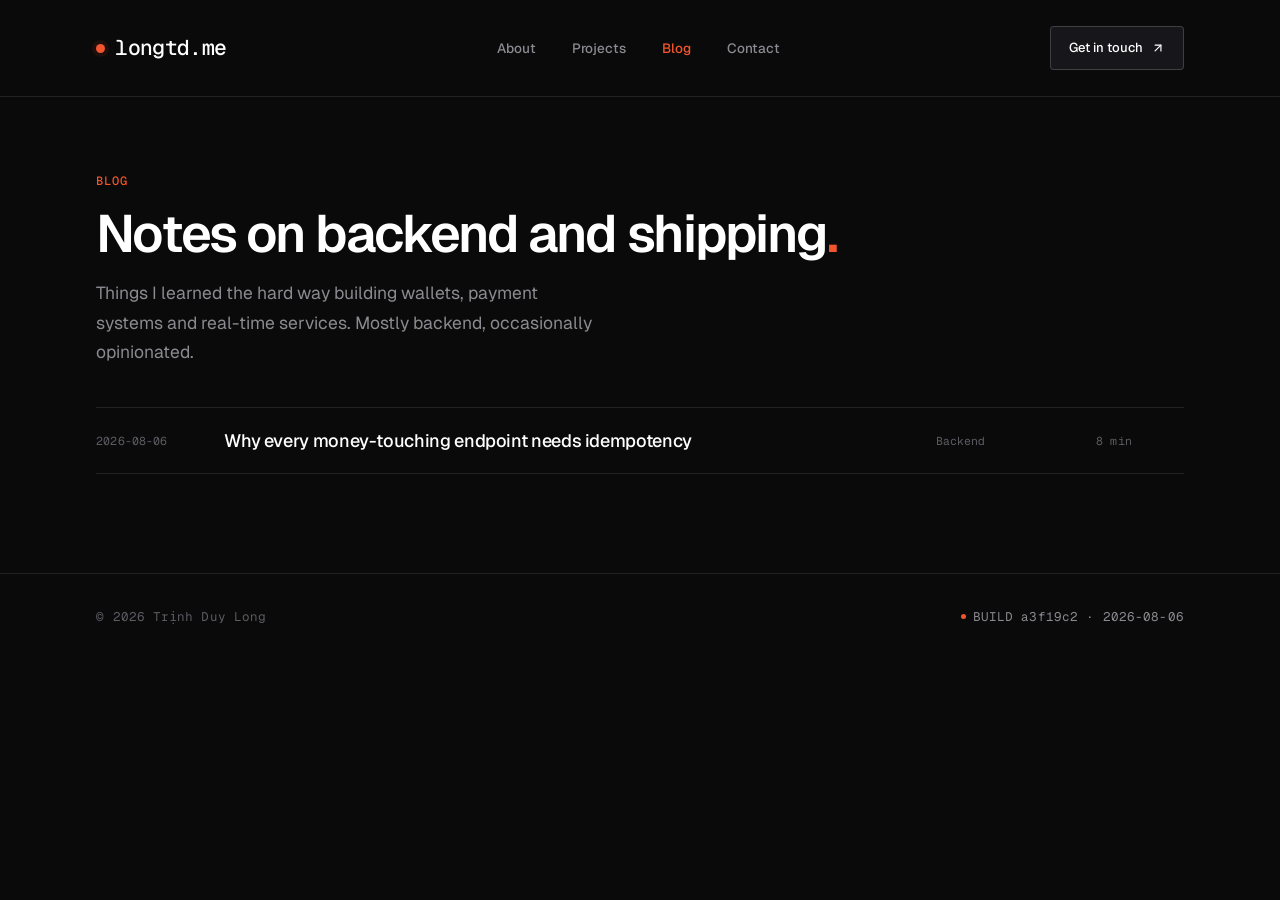
<file: blog.html>
<!doctype html>
<html lang="en">
<head>
<meta charset="utf-8">
<meta name="viewport" content="width=device-width, initial-scale=1">
<title>Blog — Trịnh Duy Long</title>
<meta name="description" content="Notes on backend engineering, wallets, payment systems and real-time services.">
<link rel="canonical" href="https://longtd.me/blog.html">
<meta property="og:type" content="website">
<meta property="og:url" content="https://longtd.me/blog.html">
<meta property="og:title" content="Blog — Trịnh Duy Long">
<meta property="og:site_name" content="longtd.me">
<meta property="og:description" content="Notes on backend engineering, wallets, payment systems and real-time services.">
<meta name="twitter:card" content="summary_large_image">
<meta name="theme-color" content="#0a0a0a">
<link rel="preconnect" href="https://fonts.googleapis.com">
<link rel="preconnect" href="https://fonts.gstatic.com" crossorigin>
<link href="https://fonts.googleapis.com/css2?family=Geist:wght@400;500;600&family=Geist+Mono:wght@400;500;600&display=swap" rel="stylesheet">
<link rel="stylesheet" href="/styles.css">
</head>
<body>

<svg width="0" height="0" style="position:absolute" aria-hidden="true"><defs>
<g id="i-ur" fill="none" stroke="currentColor" stroke-width="2" stroke-linecap="round" stroke-linejoin="round"><path d="M7 7h10v10"/><path d="M7 17 17 7"/></g>
<g id="i-right" fill="none" stroke="currentColor" stroke-width="2" stroke-linecap="round" stroke-linejoin="round"><path d="M5 12h14"/><path d="m12 5 7 7-7 7"/></g>
<g id="i-menu" fill="none" stroke="currentColor" stroke-width="2" stroke-linecap="round" stroke-linejoin="round"><path d="M4 6h16"/><path d="M4 12h16"/><path d="M4 18h16"/></g>
</defs></svg>

<header class="site-header">
  <div class="container">
    <nav class="nav" aria-label="Primary">
      <a class="brand" href="/">longtd.me</a>
      <div class="nav__links">
        <a href="/#about">About</a>
        <a href="/#projects">Projects</a>
        <a href="/blog.html" aria-current="page">Blog</a>
        <a href="/#contact">Contact</a>
      </div>
      <a class="btn--sm nav__cta" href="mailto:longtd3012@gmail.com">Get in touch <svg width="14" height="14" viewBox="0 0 24 24"><use href="#i-ur"/></svg></a>
      <button class="nav__toggle" type="button" aria-expanded="false" aria-controls="menu">
        <span class="visually-hidden">Menu</span>
        <svg width="17" height="17" viewBox="0 0 24 24" aria-hidden="true"><use href="#i-menu"/></svg>
      </button>
    </nav>
    <div class="nav__sheet" id="menu">
      <a href="/#about">About</a><a href="/#projects">Projects</a><a href="/blog.html">Blog</a><a href="/#contact">Contact</a>
    </div>
  </div>
</header>

<main>
<section class="section page-head">
  <div class="container">
    <div class="section__head">
      <p class="section__eyebrow">BLOG</p>
      <h1 class="section__title">Notes on backend and shipping<span class="tp">.</span></h1>
      <p class="section__sub">Things I learned the hard way building wallets, payment systems and real-time services. Mostly backend, occasionally opinionated.</p>
    </div>

    <div class="ledger">
      <a class="ledger__row" href="/blog/idempotency.html">
        <time datetime="2026-08-06">2026-08-06</time>
        <span class="ledger__title">Why every money-touching endpoint needs idempotency</span>
        <span class="ledger__tag">Backend</span>
        <span class="ledger__read">8 min</span>
        <svg class="ledger__arrow" width="14" height="14" viewBox="0 0 24 24"><use href="#i-right"/></svg>
      </a>
    </div>
  </div>
</section>
</main>

<footer class="site-footer">
  <div class="container"><span>© 2026 Trịnh Duy Long</span><b>BUILD a3f19c2 · 2026-08-06</b></div>
</footer>

<script src="/script.js" defer></script>
</body>
</html>
</file>
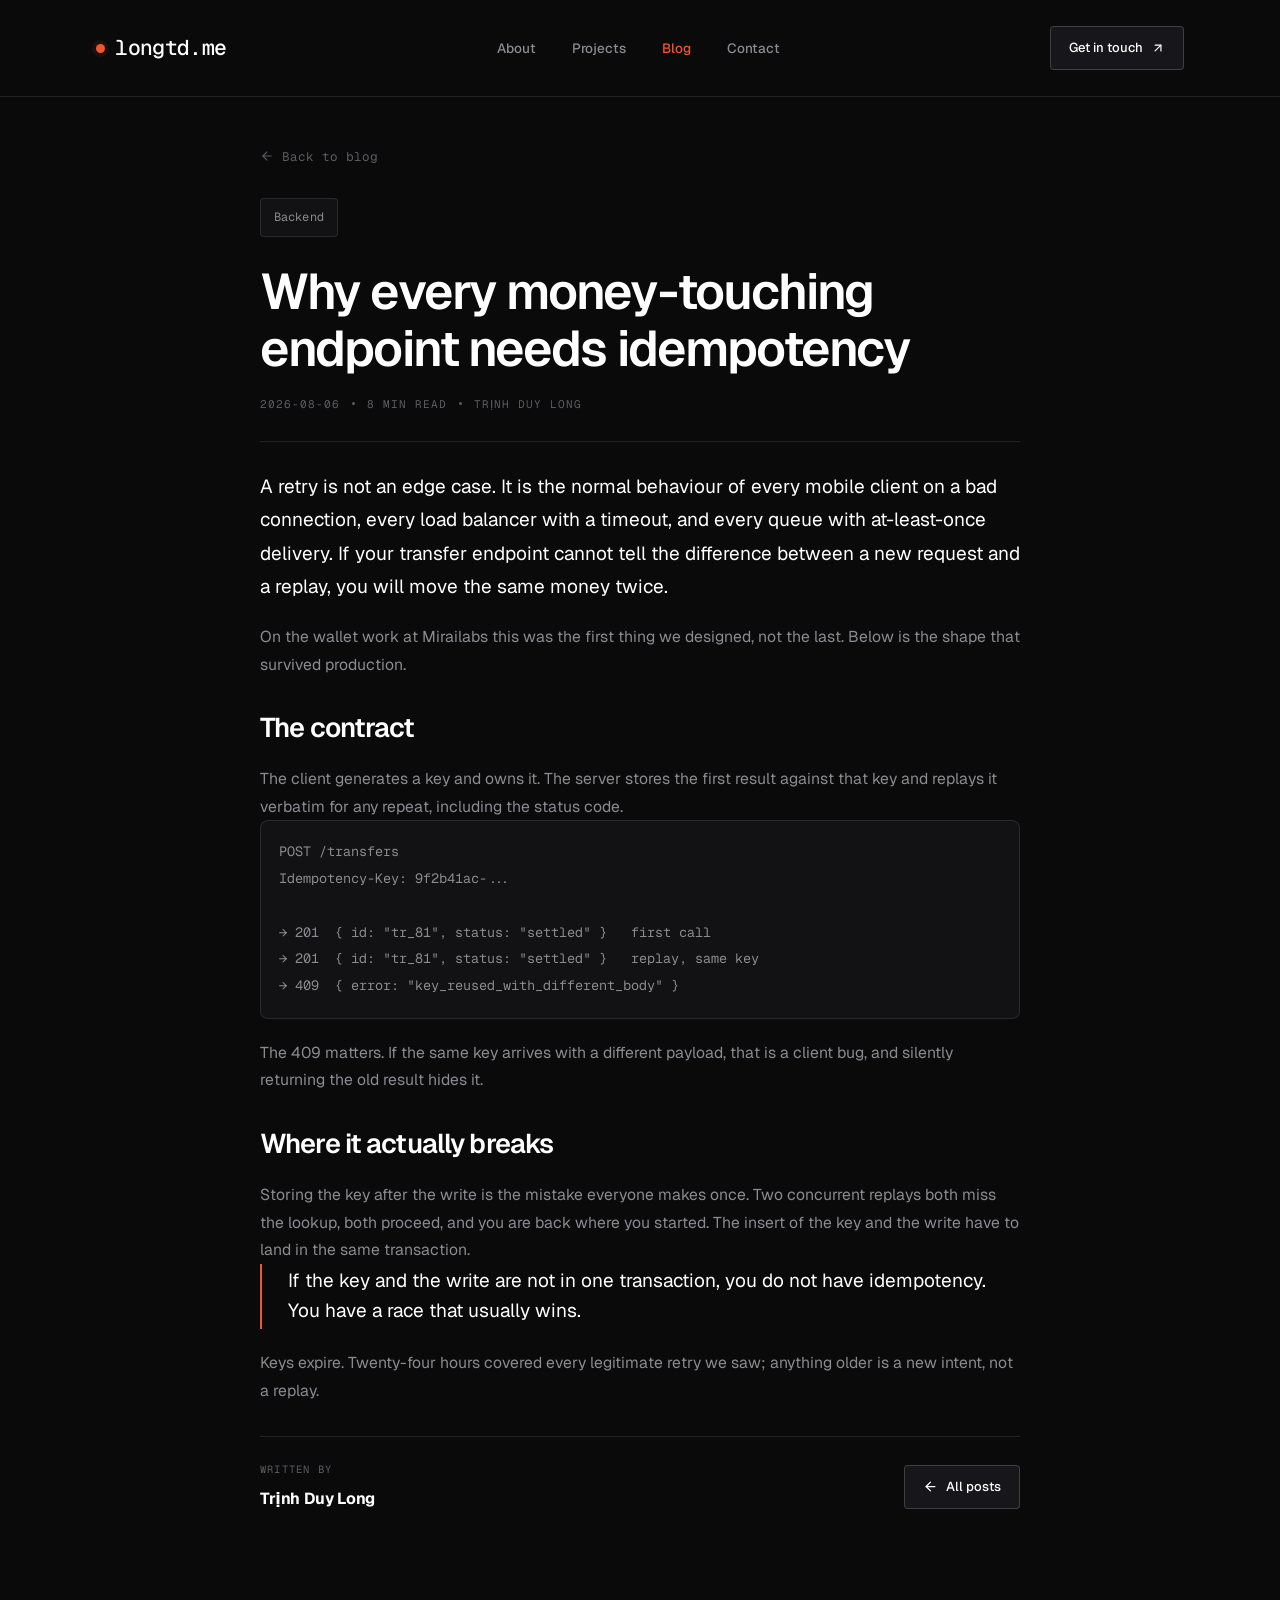
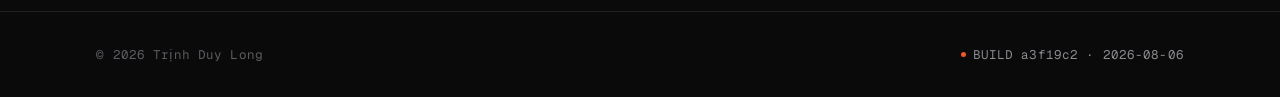
<file: blog/idempotency.html>
<!doctype html>
<html lang="en">
<head>
<meta charset="utf-8">
<meta name="viewport" content="width=device-width, initial-scale=1">
<title>Why every money-touching endpoint needs idempotency — Trịnh Duy Long</title>
<meta name="description" content="Retries are not an edge case. What actually happens when the same transfer arrives twice, and the cheapest way to make it safe.">
<link rel="canonical" href="https://longtd.me/blog/idempotency.html">
<meta property="og:type" content="article">
<meta property="og:url" content="https://longtd.me/blog/idempotency.html">
<meta property="og:title" content="Why every money-touching endpoint needs idempotency">
<meta property="og:site_name" content="longtd.me">
<meta property="og:description" content="Retries are not an edge case. What actually happens when the same transfer arrives twice, and the cheapest way to make it safe.">
<meta name="twitter:card" content="summary_large_image">
<meta name="theme-color" content="#0a0a0a">
<link rel="preconnect" href="https://fonts.googleapis.com">
<link rel="preconnect" href="https://fonts.gstatic.com" crossorigin>
<link href="https://fonts.googleapis.com/css2?family=Geist:wght@400;500;600&family=Geist+Mono:wght@400;500;600&display=swap" rel="stylesheet">
<link rel="stylesheet" href="/styles.css">
<script type="application/ld+json">
{"@context":"https://schema.org","@type":"BlogPosting","headline":"Why every money-touching endpoint needs idempotency","author":{"@type":"Person","name":"Trịnh Duy Long","url":"https://longtd.me"},"publisher":{"@type":"Person","name":"Trịnh Duy Long"},"mainEntityOfPage":"https://longtd.me/blog/idempotency.html"}
</script>
</head>
<body>

<svg width="0" height="0" style="position:absolute" aria-hidden="true"><defs>
<g id="i-ur" fill="none" stroke="currentColor" stroke-width="2" stroke-linecap="round" stroke-linejoin="round"><path d="M7 7h10v10"/><path d="M7 17 17 7"/></g>
<g id="i-left" fill="none" stroke="currentColor" stroke-width="2" stroke-linecap="round" stroke-linejoin="round"><path d="m12 19-7-7 7-7"/><path d="M19 12H5"/></g>
<g id="i-menu" fill="none" stroke="currentColor" stroke-width="2" stroke-linecap="round" stroke-linejoin="round"><path d="M4 6h16"/><path d="M4 12h16"/><path d="M4 18h16"/></g>
</defs></svg>

<header class="site-header">
  <div class="container">
    <nav class="nav" aria-label="Primary">
      <a class="brand" href="/">longtd.me</a>
      <div class="nav__links">
        <a href="/#about">About</a>
        <a href="/#projects">Projects</a>
        <a href="/blog.html" aria-current="page">Blog</a>
        <a href="/#contact">Contact</a>
      </div>
      <a class="btn--sm nav__cta" href="mailto:longtd3012@gmail.com">Get in touch <svg width="14" height="14" viewBox="0 0 24 24"><use href="#i-ur"/></svg></a>
      <button class="nav__toggle" type="button" aria-expanded="false" aria-controls="menu">
        <span class="visually-hidden">Menu</span>
        <svg width="17" height="17" viewBox="0 0 24 24" aria-hidden="true"><use href="#i-menu"/></svg>
      </button>
    </nav>
    <div class="nav__sheet" id="menu">
      <a href="/#about">About</a><a href="/#projects">Projects</a><a href="/blog.html">Blog</a><a href="/#contact">Contact</a>
    </div>
  </div>
</header>

<main class="article">
  <div class="container">
    <article class="article__inner">

      <a class="back" href="/blog.html"><svg width="14" height="14" viewBox="0 0 24 24"><use href="#i-left"/></svg> Back to blog</a>

      <p class="article__tag"><span class="chip chip--accent">Backend</span></p>
      <h1>Why every money-touching endpoint needs idempotency</h1>
      <p class="article__meta"><time datetime="2026-08-06">2026-08-06</time><i></i><span>8 MIN READ</span><i></i><span>TRỊNH DUY LONG</span></p>

      <hr class="article__rule">

      <div class="article__body">
        <p class="lead">A retry is not an edge case. It is the normal behaviour of every mobile client on a bad connection, every load balancer with a timeout, and every queue with at-least-once delivery. If your transfer endpoint cannot tell the difference between a new request and a replay, you will move the same money twice.</p>

        <p>On the wallet work at Mirailabs this was the first thing we designed, not the last. Below is the shape that survived production.</p>

        <h2>The contract</h2>
        <p>The client generates a key and owns it. The server stores the first result against that key and replays it verbatim for any repeat, including the status code.</p>

<pre><code>POST /transfers
Idempotency-Key: 9f2b41ac-...

→ 201  { id: "tr_81", status: "settled" }   first call
→ 201  { id: "tr_81", status: "settled" }   replay, same key
→ 409  { error: "key_reused_with_different_body" }</code></pre>

        <p>The 409 matters. If the same key arrives with a different payload, that is a client bug, and silently returning the old result hides it.</p>

        <h2>Where it actually breaks</h2>
        <p>Storing the key after the write is the mistake everyone makes once. Two concurrent replays both miss the lookup, both proceed, and you are back where you started. The insert of the key and the write have to land in the same transaction.</p>

        <blockquote>If the key and the write are not in one transaction, you do not have idempotency. You have a race that usually wins.</blockquote>

        <p>Keys expire. Twenty-four hours covered every legitimate retry we saw; anything older is a new intent, not a replay.</p>
      </div>

      <div class="article__foot">
        <div><span>WRITTEN BY</span><strong>Trịnh Duy Long</strong></div>
        <a class="btn--sm" href="/blog.html"><svg width="15" height="15" viewBox="0 0 24 24"><use href="#i-left"/></svg> All posts</a>
      </div>

    </article>
  </div>
</main>

<footer class="site-footer">
  <div class="container"><span>© 2026 Trịnh Duy Long</span><b>BUILD a3f19c2 · 2026-08-06</b></div>
</footer>

<script src="/script.js" defer></script>
</body>
</html>
</file>
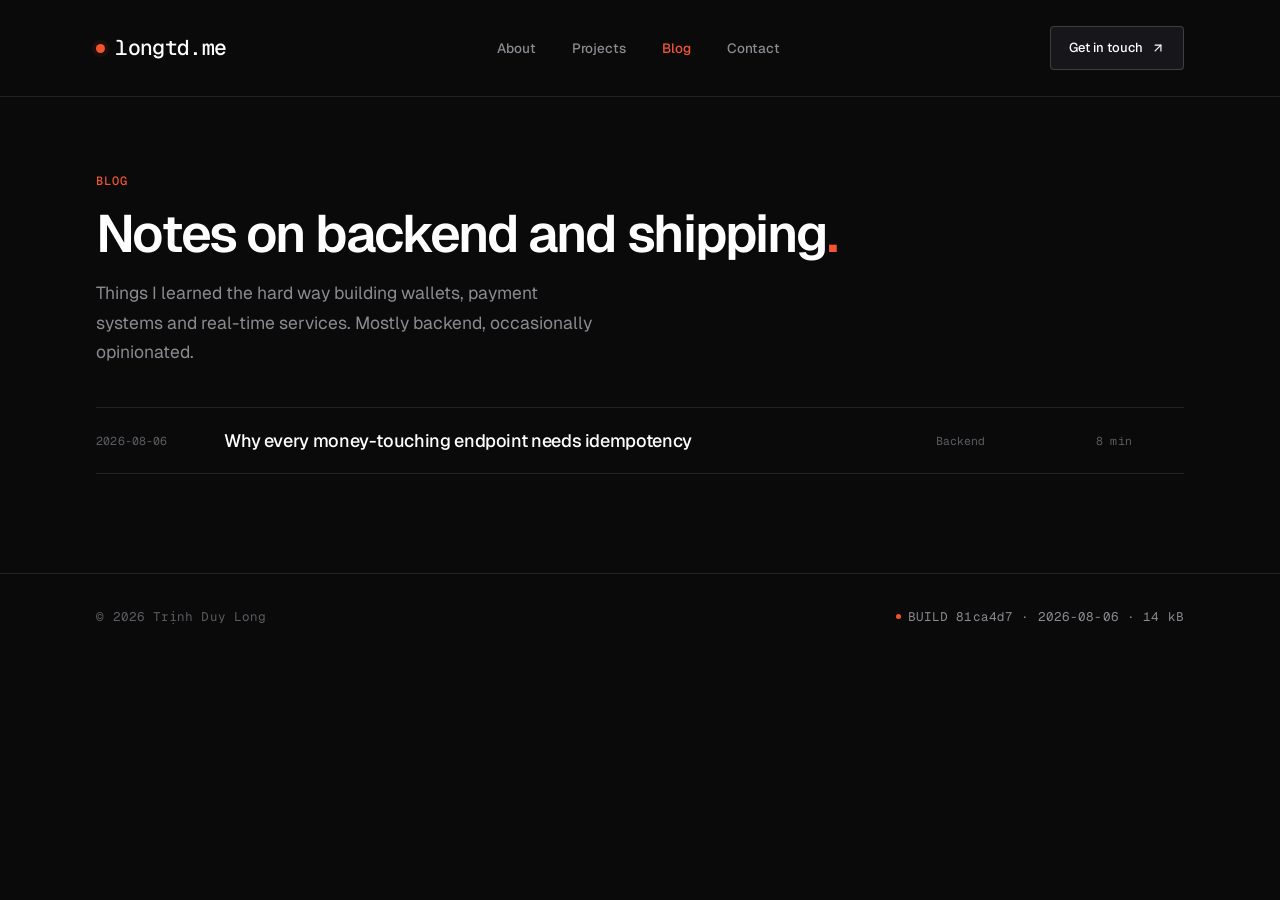
<file: docs/blog.html>
<!doctype html>
<html lang="en">
<head>
<meta charset="utf-8">
<meta name="viewport" content="width=device-width, initial-scale=1">
<title>Blog — Trịnh Duy Long</title>
<meta name="description" content="Notes on backend engineering, wallets, payment systems and real-time services.">
<link rel="canonical" href="https://longtd.me/blog.html">
<meta property="og:type" content="website">
<meta property="og:url" content="https://longtd.me/blog.html">
<meta property="og:title" content="Blog — Trịnh Duy Long">
<meta property="og:site_name" content="longtd.me">
<meta property="og:description" content="Notes on backend engineering, wallets, payment systems and real-time services.">
<meta name="twitter:card" content="summary_large_image">
<meta name="theme-color" content="#0a0a0a">
<link rel="preconnect" href="https://fonts.googleapis.com">
<link rel="preconnect" href="https://fonts.gstatic.com" crossorigin>
<link href="https://fonts.googleapis.com/css2?family=Geist:wght@400;500;600&family=Geist+Mono:wght@400;500;600&display=swap" rel="stylesheet">
<link rel="stylesheet" href="/styles.css">
</head>
<body>

<svg width="0" height="0" style="position:absolute" aria-hidden="true"><defs>
<g id="i-ur" fill="none" stroke="currentColor" stroke-width="2" stroke-linecap="round" stroke-linejoin="round"><path d="M7 7h10v10"/><path d="M7 17 17 7"/></g>
<g id="i-right" fill="none" stroke="currentColor" stroke-width="2" stroke-linecap="round" stroke-linejoin="round"><path d="M5 12h14"/><path d="m12 5 7 7-7 7"/></g>
<g id="i-menu" fill="none" stroke="currentColor" stroke-width="2" stroke-linecap="round" stroke-linejoin="round"><path d="M4 6h16"/><path d="M4 12h16"/><path d="M4 18h16"/></g>
</defs></svg>

<header class="site-header">
  <div class="container">
    <nav class="nav" aria-label="Primary">
      <a class="brand" href="/">longtd.me</a>
      <div class="nav__links">
        <a href="/#about">About</a>
        <a href="/#projects">Projects</a>
        <a href="/blog.html" aria-current="page">Blog</a>
        <a href="/#contact">Contact</a>
      </div>
      <a class="btn--sm nav__cta" href="mailto:longtd3012@gmail.com">Get in touch <svg width="14" height="14" viewBox="0 0 24 24"><use href="#i-ur"/></svg></a>
      <button class="nav__toggle" type="button" aria-expanded="false" aria-controls="menu">
        <span class="visually-hidden">Menu</span>
        <svg width="17" height="17" viewBox="0 0 24 24" aria-hidden="true"><use href="#i-menu"/></svg>
      </button>
    </nav>
    <div class="nav__sheet" id="menu">
      <a href="/#about">About</a><a href="/#projects">Projects</a><a href="/blog.html">Blog</a><a href="/#contact">Contact</a>
    </div>
  </div>
</header>

<main>
<section class="section page-head">
  <div class="container">
    <div class="section__head">
      <p class="section__eyebrow">BLOG</p>
      <h1 class="section__title">Notes on backend and shipping<span class="tp">.</span></h1>
      <p class="section__sub">Things I learned the hard way building wallets, payment systems and real-time services. Mostly backend, occasionally opinionated.</p>
    </div>

    <div class="ledger">
      <a class="ledger__row" href="/blog/idempotency.html">
        <time datetime="2026-08-06">2026-08-06</time>
        <span class="ledger__title">Why every money-touching endpoint needs idempotency</span>
        <span class="ledger__tag">Backend</span>
        <span class="ledger__read">8 min</span>
        <svg class="ledger__arrow" width="14" height="14" viewBox="0 0 24 24"><use href="#i-right"/></svg>
      </a>
    </div>
  </div>
</section>
</main>

<footer class="site-footer">
  <div class="container"><span>© 2026 Trịnh Duy Long</span><b>BUILD 81ca4d7 · 2026-08-06 · 14 kB</b></div>
</footer>

<script src="/script.js" defer></script>
</body>
</html>
</file>
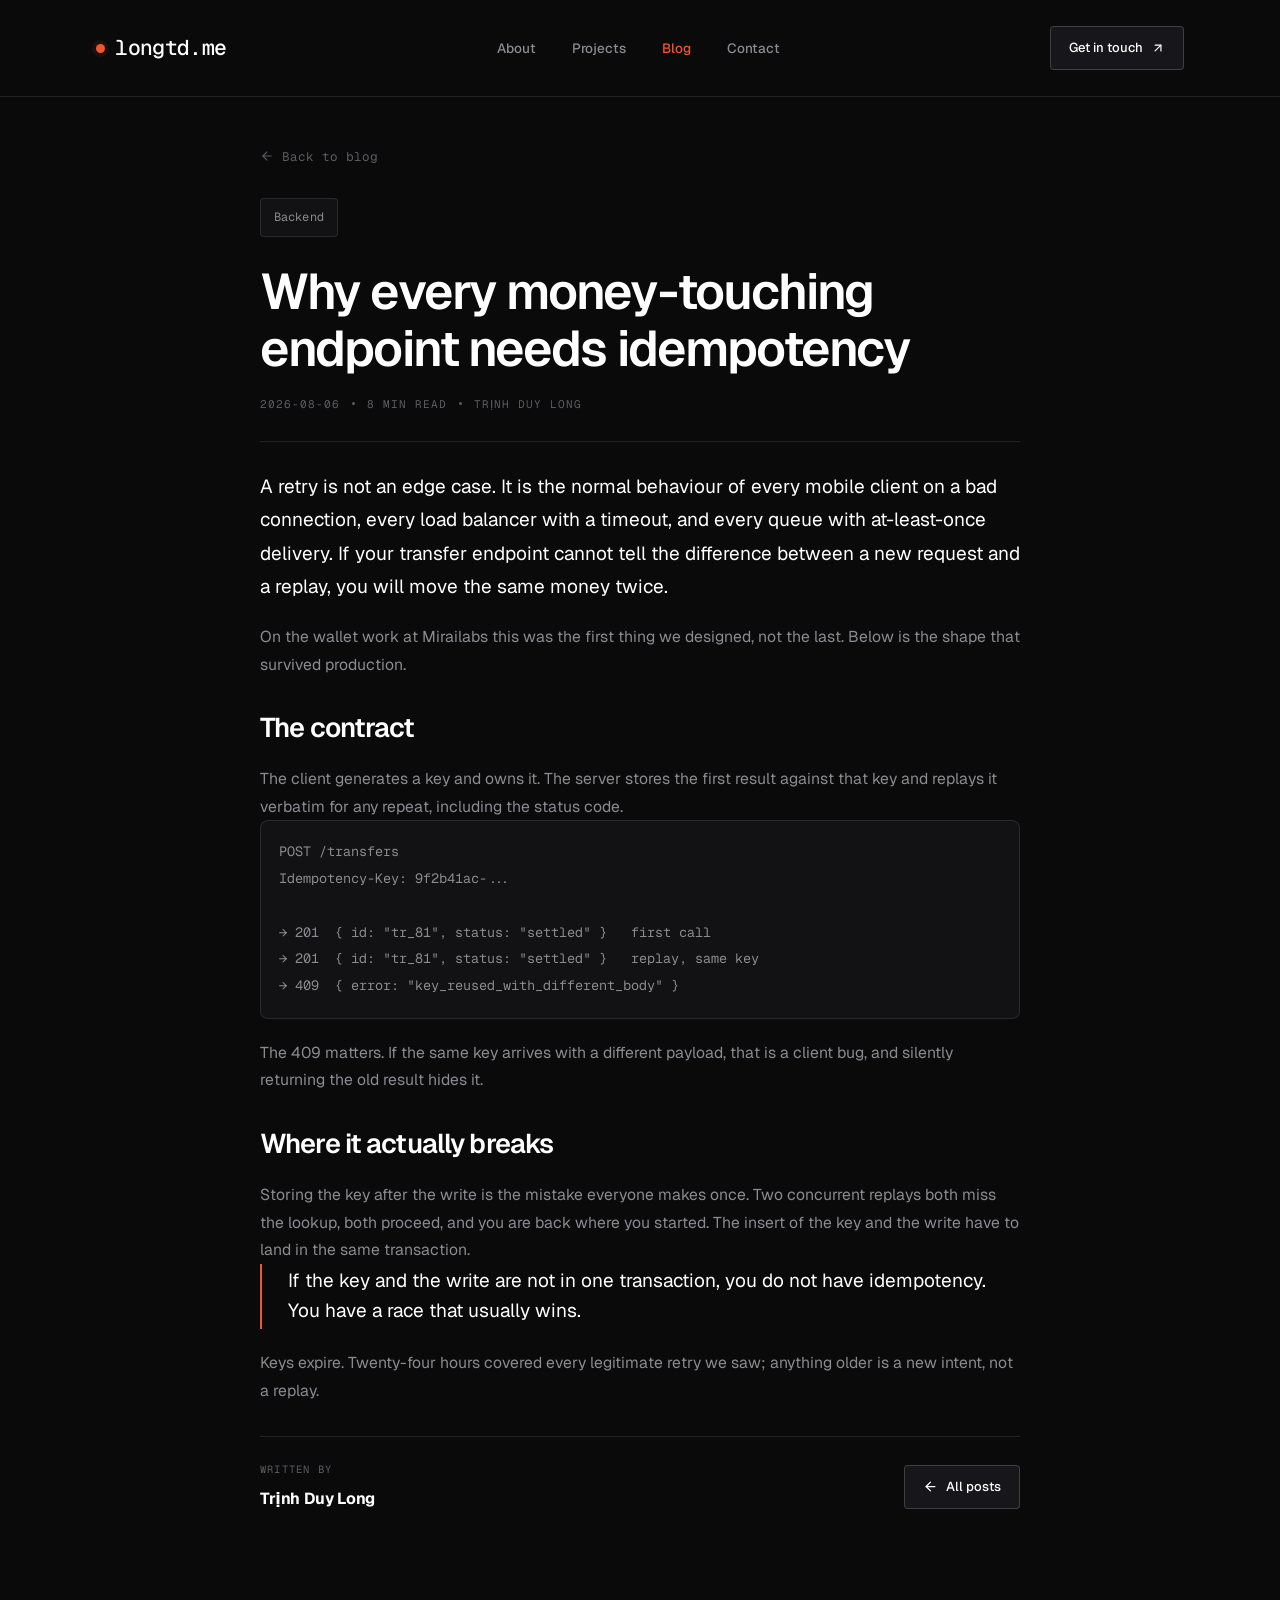
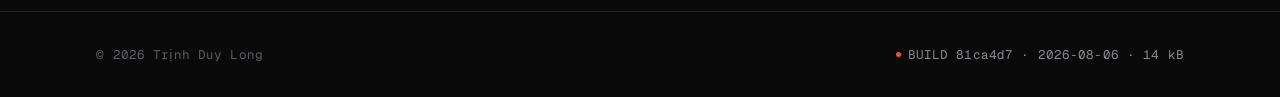
<file: docs/blog/idempotency.html>
<!doctype html>
<html lang="en">
<head>
<meta charset="utf-8">
<meta name="viewport" content="width=device-width, initial-scale=1">
<title>Why every money-touching endpoint needs idempotency — Trịnh Duy Long</title>
<meta name="description" content="Retries are not an edge case. What actually happens when the same transfer arrives twice, and the cheapest way to make it safe.">
<link rel="canonical" href="https://longtd.me/blog/idempotency.html">
<meta property="og:type" content="article">
<meta property="og:url" content="https://longtd.me/blog/idempotency.html">
<meta property="og:title" content="Why every money-touching endpoint needs idempotency">
<meta property="og:site_name" content="longtd.me">
<meta property="og:description" content="Retries are not an edge case. What actually happens when the same transfer arrives twice, and the cheapest way to make it safe.">
<meta name="twitter:card" content="summary_large_image">
<meta name="theme-color" content="#0a0a0a">
<link rel="preconnect" href="https://fonts.googleapis.com">
<link rel="preconnect" href="https://fonts.gstatic.com" crossorigin>
<link href="https://fonts.googleapis.com/css2?family=Geist:wght@400;500;600&family=Geist+Mono:wght@400;500;600&display=swap" rel="stylesheet">
<link rel="stylesheet" href="/styles.css">
<script type="application/ld+json">
{"@context":"https://schema.org","@type":"BlogPosting","headline":"Why every money-touching endpoint needs idempotency","author":{"@type":"Person","name":"Trịnh Duy Long","url":"https://longtd.me"},"publisher":{"@type":"Person","name":"Trịnh Duy Long"},"mainEntityOfPage":"https://longtd.me/blog/idempotency.html"}
</script>
</head>
<body>

<svg width="0" height="0" style="position:absolute" aria-hidden="true"><defs>
<g id="i-ur" fill="none" stroke="currentColor" stroke-width="2" stroke-linecap="round" stroke-linejoin="round"><path d="M7 7h10v10"/><path d="M7 17 17 7"/></g>
<g id="i-left" fill="none" stroke="currentColor" stroke-width="2" stroke-linecap="round" stroke-linejoin="round"><path d="m12 19-7-7 7-7"/><path d="M19 12H5"/></g>
<g id="i-menu" fill="none" stroke="currentColor" stroke-width="2" stroke-linecap="round" stroke-linejoin="round"><path d="M4 6h16"/><path d="M4 12h16"/><path d="M4 18h16"/></g>
</defs></svg>

<header class="site-header">
  <div class="container">
    <nav class="nav" aria-label="Primary">
      <a class="brand" href="/">longtd.me</a>
      <div class="nav__links">
        <a href="/#about">About</a>
        <a href="/#projects">Projects</a>
        <a href="/blog.html" aria-current="page">Blog</a>
        <a href="/#contact">Contact</a>
      </div>
      <a class="btn--sm nav__cta" href="mailto:longtd3012@gmail.com">Get in touch <svg width="14" height="14" viewBox="0 0 24 24"><use href="#i-ur"/></svg></a>
      <button class="nav__toggle" type="button" aria-expanded="false" aria-controls="menu">
        <span class="visually-hidden">Menu</span>
        <svg width="17" height="17" viewBox="0 0 24 24" aria-hidden="true"><use href="#i-menu"/></svg>
      </button>
    </nav>
    <div class="nav__sheet" id="menu">
      <a href="/#about">About</a><a href="/#projects">Projects</a><a href="/blog.html">Blog</a><a href="/#contact">Contact</a>
    </div>
  </div>
</header>

<main class="article">
  <div class="container">
    <article class="article__inner">

      <a class="back" href="/blog.html"><svg width="14" height="14" viewBox="0 0 24 24"><use href="#i-left"/></svg> Back to blog</a>

      <p class="article__tag"><span class="chip chip--accent">Backend</span></p>
      <h1>Why every money-touching endpoint needs idempotency</h1>
      <p class="article__meta"><time datetime="2026-08-06">2026-08-06</time><i></i><span>8 MIN READ</span><i></i><span>TRỊNH DUY LONG</span></p>

      <hr class="article__rule">

      <div class="article__body">
        <p class="lead">A retry is not an edge case. It is the normal behaviour of every mobile client on a bad connection, every load balancer with a timeout, and every queue with at-least-once delivery. If your transfer endpoint cannot tell the difference between a new request and a replay, you will move the same money twice.</p>

        <p>On the wallet work at Mirailabs this was the first thing we designed, not the last. Below is the shape that survived production.</p>

        <h2>The contract</h2>
        <p>The client generates a key and owns it. The server stores the first result against that key and replays it verbatim for any repeat, including the status code.</p>

<pre><code>POST /transfers
Idempotency-Key: 9f2b41ac-...

→ 201  { id: "tr_81", status: "settled" }   first call
→ 201  { id: "tr_81", status: "settled" }   replay, same key
→ 409  { error: "key_reused_with_different_body" }</code></pre>

        <p>The 409 matters. If the same key arrives with a different payload, that is a client bug, and silently returning the old result hides it.</p>

        <h2>Where it actually breaks</h2>
        <p>Storing the key after the write is the mistake everyone makes once. Two concurrent replays both miss the lookup, both proceed, and you are back where you started. The insert of the key and the write have to land in the same transaction.</p>

        <blockquote>If the key and the write are not in one transaction, you do not have idempotency. You have a race that usually wins.</blockquote>

        <p>Keys expire. Twenty-four hours covered every legitimate retry we saw; anything older is a new intent, not a replay.</p>
      </div>

      <div class="article__foot">
        <div><span>WRITTEN BY</span><strong>Trịnh Duy Long</strong></div>
        <a class="btn--sm" href="/blog.html"><svg width="15" height="15" viewBox="0 0 24 24"><use href="#i-left"/></svg> All posts</a>
      </div>

    </article>
  </div>
</main>

<footer class="site-footer">
  <div class="container"><span>© 2026 Trịnh Duy Long</span><b>BUILD 81ca4d7 · 2026-08-06 · 14 kB</b></div>
</footer>

<script src="/script.js" defer></script>
</body>
</html>
</file>
<file: styles.css>
/* longtd.me — design tokens mirror design.pen */

:root {
  /* color */
  --bg: #0a0a0a;
  --surface: #121214;
  --surface-2: #17171b;
  --text: #ffffff;
  --text-muted: #8a8a90;
  --text-dim: #5c5c63;
  --accent: #f2542d;
  --accent-soft: #ffc3ae;
  --accent-tint: rgb(242 84 45 / 0.08);
  --accent-line: rgb(242 84 45 / 0.25);
  --on-accent: #1a0702;
  --border: rgb(238 240 242 / 0.10);
  --border-strong: rgb(238 240 242 / 0.18);

  /* type */
  --font-head: "Geist", ui-sans-serif, system-ui, sans-serif;
  --font-body: "Geist", ui-sans-serif, system-ui, sans-serif;
  --font-mono: "Geist Mono", ui-monospace, SFMono-Regular, Menlo, monospace;

  /* fluid scale: mobile 390 -> desktop 1440 */
  --fs-hero: clamp(2rem, 1.2rem + 3.4vw, 3.25rem);
  --fs-brand: clamp(1.0625rem, 0.95rem + 0.48vw, 1.375rem);
  --fs-section: clamp(1.75rem, 1.38rem + 1.52vw, 2.75rem);
  --fs-contact: clamp(2.125rem, 1.6rem + 2.1vw, 3.5rem);
  --fs-lead: clamp(0.9375rem, 0.86rem + 0.32vw, 1.09375rem);
  --fs-body: clamp(0.875rem, 0.83rem + 0.19vw, 1rem);

  /* space */
  --gutter: clamp(1.25rem, -0.84rem + 8.57vw, 6.875rem);
  --rhythm: clamp(4.5rem, 3.75rem + 3.05vw, 6.5rem);
  --head-gap: clamp(1.75rem, 1.6rem + 1.14vw, 2.5rem);
  --container: 1220px;

  /* tracking — two values, in em so they scale with the clamp() sizes */
  --track-caps: 0.09em;  /* uppercase mono, 10–12px */
  --track-mono: 0.01em;  /* sentence-case mono, 12px+ */

  /* shape */
  --r-sm: 4px;
  --r-lg: 8px;
}

/* Accent contract:
   --accent      fills, dots and rules only
   --accent-soft any accent-coloured TEXT below 15px (#F2542D at 11px on #0a0a0a is under-contrast)
   Accent survives on: brand dot, primary CTA fill, kv key column, contact icons, focus ring,
   blockquote rule. Nothing else. When orange marks ten things it marks nothing.

   Type contract:
   mono = machine-authored strings — paths, keys, identifiers, domains, dates, counts, code
   sans = anything a human wrote, including nav labels and button text */

*, *::before, *::after { box-sizing: border-box; }

html { -webkit-text-size-adjust: 100%; }

body {
  margin: 0;
  background: var(--bg);
  color: var(--text-muted);
  font-family: var(--font-body);
  font-size: var(--fs-body);
  line-height: 1.7;
  -webkit-font-smoothing: antialiased;
  text-rendering: optimizeLegibility;
}

h1, h2, h3 { font-family: var(--font-head); color: var(--text); margin: 0; font-weight: 600; }
p { margin: 0; }
a { color: inherit; text-decoration: none; }
ul { margin: 0; padding: 0; list-style: none; }
svg { display: block; flex-shrink: 0; }
img { max-width: 100%; height: auto; }

:focus-visible { outline: 2px solid var(--accent); outline-offset: 3px; border-radius: 2px; }

.container { width: 100%; max-width: calc(var(--container) + var(--gutter) * 2); margin-inline: auto; padding-inline: var(--gutter); }
.visually-hidden { position: absolute; width: 1px; height: 1px; overflow: hidden; clip-path: inset(50%); white-space: nowrap; }

/* ---------- pills: three sizes, no exceptions ---------- */
.chip, .btn, .btn--sm {
  display: inline-flex; align-items: center; gap: 8px;
  border-radius: var(--r-sm); border: 1px solid var(--border);
  font-family: var(--font-mono); white-space: nowrap;
}
.chip { padding: 8px 13px; font-size: 12px; letter-spacing: var(--track-mono); font-variant-numeric: tabular-nums; background: var(--surface); color: var(--text-muted); }
.chip--nested { background: var(--surface-2); }
/* core stack — accent tint separates "what I reach for first" from "also used".
   Label uses --accent-soft: #F2542D at 12px on #0a0a0a is under-contrast. */
.chip--core { background: var(--accent-tint); border-color: var(--accent-line); color: var(--accent-soft); }
.chip--accent { color: var(--text-muted); }
.chip--work { background: var(--accent-tint); border-color: var(--accent-line); color: var(--accent-soft); letter-spacing: var(--track-caps); }
.chip--ghost { background: transparent; color: var(--text-dim); letter-spacing: var(--track-caps); }
.chip--on { background: var(--accent); border-color: var(--accent); color: var(--on-accent); }

.btn--sm { padding: 10px 18px; font-size: 13px; font-family: var(--font-body); font-weight: 500; background: var(--surface-2); border-color: var(--border-strong); color: var(--text); }
.btn { padding: 13px 22px; font-size: 15px; font-family: var(--font-body); font-weight: 500; border-color: var(--border-strong); color: var(--text); }
.btn--primary { background: var(--accent); border-color: var(--accent); color: var(--on-accent); font-weight: 600; }

.btn:hover, .btn--sm:hover { border-color: var(--text-dim); }
.btn--primary:hover { filter: brightness(1.08); border-color: transparent; }

.icon-btn {
  display: inline-flex; align-items: center; justify-content: center;
  width: 32px; height: 32px; border-radius: var(--r-sm);
  border: 1px solid var(--border); color: var(--text-dim);
  transition: transform .2s ease, border-color .2s ease, color .2s ease;
}

/* ---------- header ---------- */
.site-header { border-bottom: 1px solid var(--border); }
.nav { display: flex; align-items: center; justify-content: space-between; padding-block: 20px; }
.brand { display: inline-flex; align-items: center; gap: 10px; font-family: var(--font-mono); font-size: var(--fs-brand); font-weight: 500; color: var(--text); letter-spacing: -0.03em; }
.brand::before { content: ""; width: 9px; height: 9px; border-radius: 50%; background: var(--accent); box-shadow: 0 0 0 4px var(--accent-tint); }
.brand:hover::before { box-shadow: 0 0 0 6px var(--accent-tint); }
.nav__links { display: none; gap: 36px; font-family: var(--font-body); font-size: 13.5px; font-weight: 500; }
.nav__links a { color: var(--text-muted); transition: color .2s ease; }
.nav__links a:hover { color: var(--text); }
.nav__links a[aria-current="page"] { color: var(--accent); }
.nav__cta { display: none; }
.nav__toggle { display: inline-flex; align-items: center; justify-content: center; width: 36px; height: 36px; border-radius: var(--r-sm); border: 1px solid var(--border-strong); background: none; color: var(--text); cursor: pointer; }
.nav__sheet { display: none; flex-direction: column; gap: 4px; padding-block: 8px 20px; font-family: var(--font-body); font-weight: 500; font-size: 15px; }
.nav__sheet a { padding-block: 10px; color: var(--text-muted); border-bottom: 1px solid var(--border); }
.nav__sheet[data-open="true"] { display: flex; }

@media (min-width: 768px) {
  .nav { padding-block: 26px; }
  .nav__links, .nav__cta { display: flex; }
  .nav__toggle, .nav__sheet { display: none !important; }
}

/* ---------- sections ---------- */
.section { padding-top: var(--rhythm); }
.section__eyebrow { font-family: var(--font-mono); font-size: clamp(11px, 10.4px + 0.15vw, 12px); letter-spacing: var(--track-caps); font-weight: 500; color: var(--accent); margin: 0 0 12px; }
.section__title { font-size: var(--fs-section); letter-spacing: -0.036em; line-height: 1.16; }
.tp { color: var(--accent); }
.section__sub { max-width: 42ch; margin-top: 14px; font-size: var(--fs-lead); }
.section__head { margin-bottom: var(--head-gap); }
.section__head--row { display: flex; align-items: flex-end; justify-content: space-between; gap: 40px; flex-wrap: wrap; }

/* ---------- hero ---------- */
.hero { padding-top: clamp(3rem, 2.3rem + 2.86vw, 5.5rem); }
/* v3 — asymmetric two-column hero. Collapses to one column below 900px, where a
   452px sidebar would squeeze the statement past its comfortable measure. */
.hero__grid { display: grid; grid-template-columns: 1fr; gap: 40px; }
.hero__inner { max-width: 1000px; }
@media (min-width: 900px) {
  .hero__grid { grid-template-columns: minmax(0, 1fr) 452px; gap: 64px; align-items: start; }
  .hero__inner { max-width: none; }
  .hero__grid .terminal { margin-top: 0; }
}
.badge { display: inline-flex; align-items: flex-start; gap: 8px; padding: 8px 13px; border-radius: var(--r-sm); border: 1px solid var(--border); background: var(--surface); font-family: var(--font-mono); font-size: clamp(10px, 9.3px + 0.19vw, 12px); line-height: 1.5; letter-spacing: var(--track-caps); color: var(--text-muted); }
.badge::before { content: ""; flex-shrink: 0; width: 5px; height: 5px; margin-top: 0.55em; border-radius: 50%; background: var(--accent); }
.hero__title { margin-top: 24px; max-width: 18ch; font-size: var(--fs-hero); font-weight: 600; line-height: 1.1; letter-spacing: -0.038em; }
.hero__bio { margin-top: 24px; max-width: 62ch; font-size: var(--fs-lead); line-height: 1.72; }
.hero__ctas { display: flex; flex-direction: column; gap: 10px; margin-top: 28px; }
.hero__ctas .btn { justify-content: center; }
.hero__links { display: flex; flex-direction: column; gap: 11px; margin-top: 24px; font-family: var(--font-mono); font-size: clamp(12px, 11.6px + 0.1vw, 13px); }
.hero__links a { display: inline-flex; align-items: center; gap: 8px; color: var(--text-muted); }
.hero__links a:hover { color: var(--text); }
.hero__links svg { color: var(--text-dim); }

@media (min-width: 768px) {
  .hero__ctas { flex-direction: row; }
  .hero__ctas .btn { justify-content: flex-start; }
  .hero__links { flex-direction: row; gap: 26px; }
}

/* ---------- terminal card ---------- */
.terminal { margin-top: clamp(2.25rem, 1.8rem + 1.83vw, 3.75rem); border: 1px solid var(--border); border-radius: var(--r-lg); background: var(--surface); overflow: hidden; }
.terminal__chrome { display: flex; align-items: center; justify-content: space-between; gap: 12px; padding: 14px 18px; border-bottom: 1px solid var(--border); }
.terminal__file, .terminal__meta { font-family: var(--font-mono); font-size: 11px; letter-spacing: var(--track-mono); color: var(--text-dim); }
.terminal__body { display: grid; grid-template-columns: 1fr; gap: 14px; padding: 20px 18px; }
.kv { display: grid; grid-template-columns: 46px 1fr; gap: 12px; font-family: var(--font-mono); font-size: clamp(11.5px, 11.2px + 0.08vw, 13px); line-height: 1.55; letter-spacing: var(--track-mono); font-variant-numeric: tabular-nums; }
.kv dt { color: var(--accent-soft); }
.kv dd { margin: 0; color: var(--text); }
.kv--scale dd { color: var(--accent-soft); }

@media (min-width: 900px) {
  .terminal__chrome { padding: 17px 22px; }
  .terminal__file { font-size: 12px; }
  .terminal__body { row-gap: 16px; padding: 22px 20px; }
  .kv { grid-template-columns: 52px 1fr; gap: 14px; }
}

/* ---------- prose (about + article) ---------- */
.prose p { max-width: 68ch; font-size: var(--fs-lead); line-height: 1.72; }
.prose p + p { margin-top: 18px; }

/* ---------- expertise ---------- */
.expertise { display: grid; grid-template-columns: 1fr; }
.expertise__item { padding-block: 26px; border-top: 1px solid var(--border); }
.expertise__item:first-child { border-top: 0; padding-top: 0; }
.marker { display: inline-flex; align-items: center; gap: 9px; font-family: var(--font-mono); font-size: 11.5px; letter-spacing: var(--track-caps); font-variant-numeric: tabular-nums; color: var(--accent); }
.marker svg { color: var(--accent); }
.expertise__item h3 { margin-top: 10px; font-size: clamp(1.25rem, 1.2rem + 0.19vw, 1.5rem); letter-spacing: -0.028em; line-height: 1.26; }
.expertise__item p { margin-top: 10px; font-size: clamp(0.90625rem, 0.89rem + 0.07vw, 0.96875rem); line-height: 1.7; }

@media (min-width: 900px) {
  .expertise { grid-template-columns: 1fr 1fr; column-gap: 80px; }
  .expertise__item { padding-block: 44px; border-top: 1px solid var(--border); }
  .expertise__item:first-child, .expertise__item:nth-child(2) { border-top: 0; padding-top: 0; }
}

/* ---------- cards ---------- */
.grid { display: grid; grid-template-columns: 1fr; gap: 14px; }
@media (min-width: 700px) { .grid { grid-template-columns: 1fr 1fr; gap: 24px; } }
@media (min-width: 1000px) { .grid--3 { grid-template-columns: repeat(3, 1fr); } }

.card {
  display: flex; flex-direction: column; padding: 22px;
  border-radius: var(--r-lg); background: var(--surface);
  box-shadow: 0 0 0 1px var(--border);
  transition: box-shadow .22s ease, background .22s ease;
}
.card:hover { box-shadow: 0 0 0 1px var(--border-strong); background: var(--surface-2); }
.card:hover .icon-btn { transform: translate(2px, -2px); border-color: var(--border-strong); color: var(--text); }
.card__top { display: flex; align-items: center; justify-content: space-between; min-height: 32px; gap: 12px; }
.card__body { margin-top: 18px; }
.card h3 { font-size: clamp(1.1875rem, 1.16rem + 0.1vw, 1.3125rem); letter-spacing: -0.026em; line-height: 1.28; }
.card p { margin-top: 10px; font-size: clamp(0.875rem, 0.86rem + 0.07vw, 0.90625rem); line-height: 1.66; }
.card__tech { display: flex; flex-wrap: wrap; gap: 7px; margin-top: 16px; }
.card__foot { display: flex; align-items: center; justify-content: space-between; margin-top: 18px; font-family: var(--font-mono); font-size: 11.5px; color: var(--text-dim); }
.card__foot span:first-child { letter-spacing: 1px; }
.card__read { display: inline-flex; align-items: center; gap: 8px; }
.card__meta { font-family: var(--font-mono); font-size: 12px; letter-spacing: var(--track-mono); font-variant-numeric: tabular-nums; color: var(--text-dim); }

/* page-level heading block, used by blog index */
.page-head { padding-top: clamp(3rem, 2.3rem + 2.86vw, 5.5rem); }
.page-head .section__title { font-size: var(--fs-contact); }

@media (min-width: 1000px) {
  .card { padding: 30px; }
  .card--square { aspect-ratio: 1 / 1; }
  .card--square .card__body { margin-top: auto; padding-top: 26px; }
  .card--fixed { min-height: 336px; }
  .card--fixed .card__foot { margin-top: auto; padding-top: 18px; }
}

/* ---------- v3 bento ----------
   Six columns so a card can span 4 (large), 3 (half) or 2 (default). Three columns cannot
   express the half-width row. Work products take the large tiles — the hierarchy is the point. */
.bento { display: grid; grid-template-columns: 1fr; gap: 14px; }
@media (min-width: 1000px) {
  .bento { grid-template-columns: repeat(6, 1fr); gap: 24px; }
  .bento > .card { grid-column: span 2; min-height: 272px; }
  .bento > .card--lg { grid-column: span 4; }
  .bento > .card--half { grid-column: span 3; }
  .bento > .card--tall { min-height: 404px; }
  .bento > .card--lg .card__body p { max-width: 620px; }
  .bento > .card--lg h3 { font-size: 1.6875rem; letter-spacing: -0.033em; }
  .bento > .card--lg { padding: 34px; }
  .bento > .card .card__body { margin-top: auto; padding-top: 24px; }
}

/* ---------- chip cloud ---------- */
.cloud { display: flex; flex-wrap: wrap; gap: 8px; }

/* ---------- contact ---------- */
.contact { text-align: center; }
.contact .section__title { font-size: var(--fs-contact); letter-spacing: -0.036em; line-height: 1.1; }
.contact .section__sub { margin-inline: auto; max-width: 46ch; }
.contact-grid { display: grid; grid-template-columns: 1fr; gap: 12px; text-align: left; }
.contact-card { display: flex; align-items: center; gap: 14px; padding: 20px; border: 1px solid var(--border); border-radius: var(--r-lg); background: var(--surface); transition: border-color .2s ease; }
.contact-card:hover { border-color: var(--border-strong); }
.contact-card .ico { display: inline-flex; align-items: center; justify-content: center; width: 38px; height: 38px; border-radius: var(--r-sm); border: 1px solid var(--border); background: var(--surface-2); color: var(--accent); flex-shrink: 0; }
.contact-card dt { font-family: var(--font-mono); font-size: 10.5px; letter-spacing: var(--track-caps); color: var(--text-dim); }
.contact-card dd { margin: 6px 0 0; font-size: 15px; font-weight: 500; color: var(--text); }

@media (min-width: 700px) { .contact-grid { grid-template-columns: repeat(3, 1fr); gap: 24px; } }
@media (min-width: 1000px) { .contact-card { flex-direction: column; align-items: flex-start; gap: 0; padding: 28px; min-height: 172px; } .contact-card dl { margin-top: auto; padding-top: 24px; } }

/* ---------- footer ---------- */
.site-footer { margin-top: var(--rhythm); border-top: 1px solid var(--border); }
.site-footer .container { display: flex; align-items: center; justify-content: space-between; gap: 16px; padding-block: 24px; font-family: var(--font-mono); font-size: 11.5px; letter-spacing: var(--track-mono); font-variant-numeric: tabular-nums; color: var(--text-dim); }
.site-footer b { display: inline-flex; align-items: center; gap: 7px; font-weight: 400; color: var(--text-muted); }
.site-footer b::before { content: ""; width: 5px; height: 5px; border-radius: 50%; background: var(--accent); }
@media (min-width: 768px) { .site-footer .container { padding-block: 32px; font-size: 12.5px; } }

/* ---------- post ledger ----------
   Replaces the blog card grid. Reads like `git log --oneline`, scales past 20 posts where a
   3-up grid does not, and a single row still looks correct where one lonely card looks broken. */
.ledger { display: flex; flex-direction: column; }
.ledger__row {
  display: grid; grid-template-columns: 1fr auto; gap: 4px 16px; align-items: center;
  padding-block: 16px; border-top: 1px solid var(--border);
  transition: background .18s ease;
}
.ledger__row:last-child { border-bottom: 1px solid var(--border); }
.ledger time, .ledger__read, .ledger__tag {
  font-family: var(--font-mono); font-size: 11.5px; letter-spacing: var(--track-mono);
  font-variant-numeric: tabular-nums; color: var(--text-dim);
}
.ledger__read { text-align: right; }
.ledger__title {
  grid-column: 1 / -1; font-family: var(--font-head); font-size: clamp(1rem, 0.97rem + 0.14vw, 1.125rem);
  font-weight: 500; line-height: 1.4; letter-spacing: -0.02em; color: var(--text);
}
.ledger__tag { display: none; }
.ledger__arrow { display: none; }

@media (min-width: 860px) {
  .ledger__row { grid-template-columns: 96px 1fr 104px 60px 20px; gap: 32px; padding-block: 20px; }
  .ledger__title { grid-column: auto; font-size: 1.125rem; }
  .ledger__tag { display: block; }
  .ledger__arrow { display: block; width: 20px; color: var(--text-dim); opacity: 0; transition: opacity .18s ease; }
  a.ledger__row:hover { background: var(--surface); }
  a.ledger__row:hover .ledger__arrow { opacity: 1; }
}

/* location is not a link — it must not wear the card affordance its two siblings do */
.location { display: flex; align-items: center; justify-content: center; gap: 10px; margin-top: 18px; font-family: var(--font-mono); font-size: 12.5px; letter-spacing: var(--track-mono); color: var(--text-dim); }
.location svg { color: var(--text-dim); }

/* ---------- blog index ---------- */
.filters { display: flex; flex-wrap: wrap; gap: 8px; margin-top: 24px; }

/* ---------- article ---------- */
.article { padding-top: clamp(2.25rem, 1.9rem + 1.4vw, 4.5rem); }
.article__inner { max-width: 760px; margin-inline: auto; }
.back { display: inline-flex; align-items: center; gap: 8px; font-family: var(--font-mono); font-size: 12.5px; color: var(--text-dim); }
.back:hover { color: var(--text-muted); }
.article h1 { margin-top: 26px; font-size: clamp(1.9375rem, 1.4rem + 2.2vw, 3.125rem); line-height: 1.14; letter-spacing: -0.038em; }
.article__tag { margin-top: 26px; }
.article__meta { display: flex; flex-wrap: wrap; align-items: center; gap: 12px; margin-top: 18px; font-family: var(--font-mono); font-size: 11px; letter-spacing: var(--track-caps); font-variant-numeric: tabular-nums; color: var(--text-dim); }
.article__meta i { width: 3px; height: 3px; border-radius: 50%; background: currentColor; }
.article__rule { margin: 28px 0; height: 1px; background: var(--border); border: 0; }
.article__body > * + * { margin-top: 20px; }
.article__body .lead { font-size: clamp(1.0625rem, 1rem + 0.29vw, 1.1875rem); color: var(--text); line-height: 1.75; }
.article__body p { line-height: 1.75; }
.article__body h2 { margin-top: 32px; font-size: clamp(1.375rem, 1.24rem + 0.57vw, 1.75rem); letter-spacing: -0.032em; line-height: 1.3; }
.article__body pre { margin: 0; padding: 18px; border: 1px solid var(--border); border-radius: var(--r-lg); background: var(--surface); overflow-x: auto; }
.article__body code { font-family: var(--font-mono); font-size: clamp(10.5px, 10px + 0.29vw, 13.5px); line-height: 1.8; color: var(--text-muted); }
.article__body blockquote { margin: 0; padding: 2px 0 2px 20px; border-left: 2px solid var(--accent); font-size: clamp(1.0625rem, 1rem + 0.29vw, 1.1875rem); line-height: 1.62; color: var(--text); }
.article__foot { margin-top: 32px; padding-top: 24px; border-top: 1px solid var(--border); display: flex; flex-direction: column; gap: 16px; }
.article__foot span { display: block; font-family: var(--font-mono); font-size: 10.5px; letter-spacing: 1.2px; color: var(--text-dim); }
.article__foot strong { display: block; margin-top: 6px; font-family: var(--font-head); font-size: 16px; letter-spacing: -0.02em; color: var(--text); }
.article__foot .btn--sm { justify-content: center; }

@media (min-width: 768px) {
  .article__body blockquote { padding-left: 26px; }
  .article__foot { flex-direction: row; align-items: center; justify-content: space-between; }
  .article__foot .btn--sm { justify-content: flex-start; }
}

@media (prefers-reduced-motion: reduce) {
  *, *::before, *::after { animation-duration: .01ms !important; transition-duration: .01ms !important; }
}
</file>
